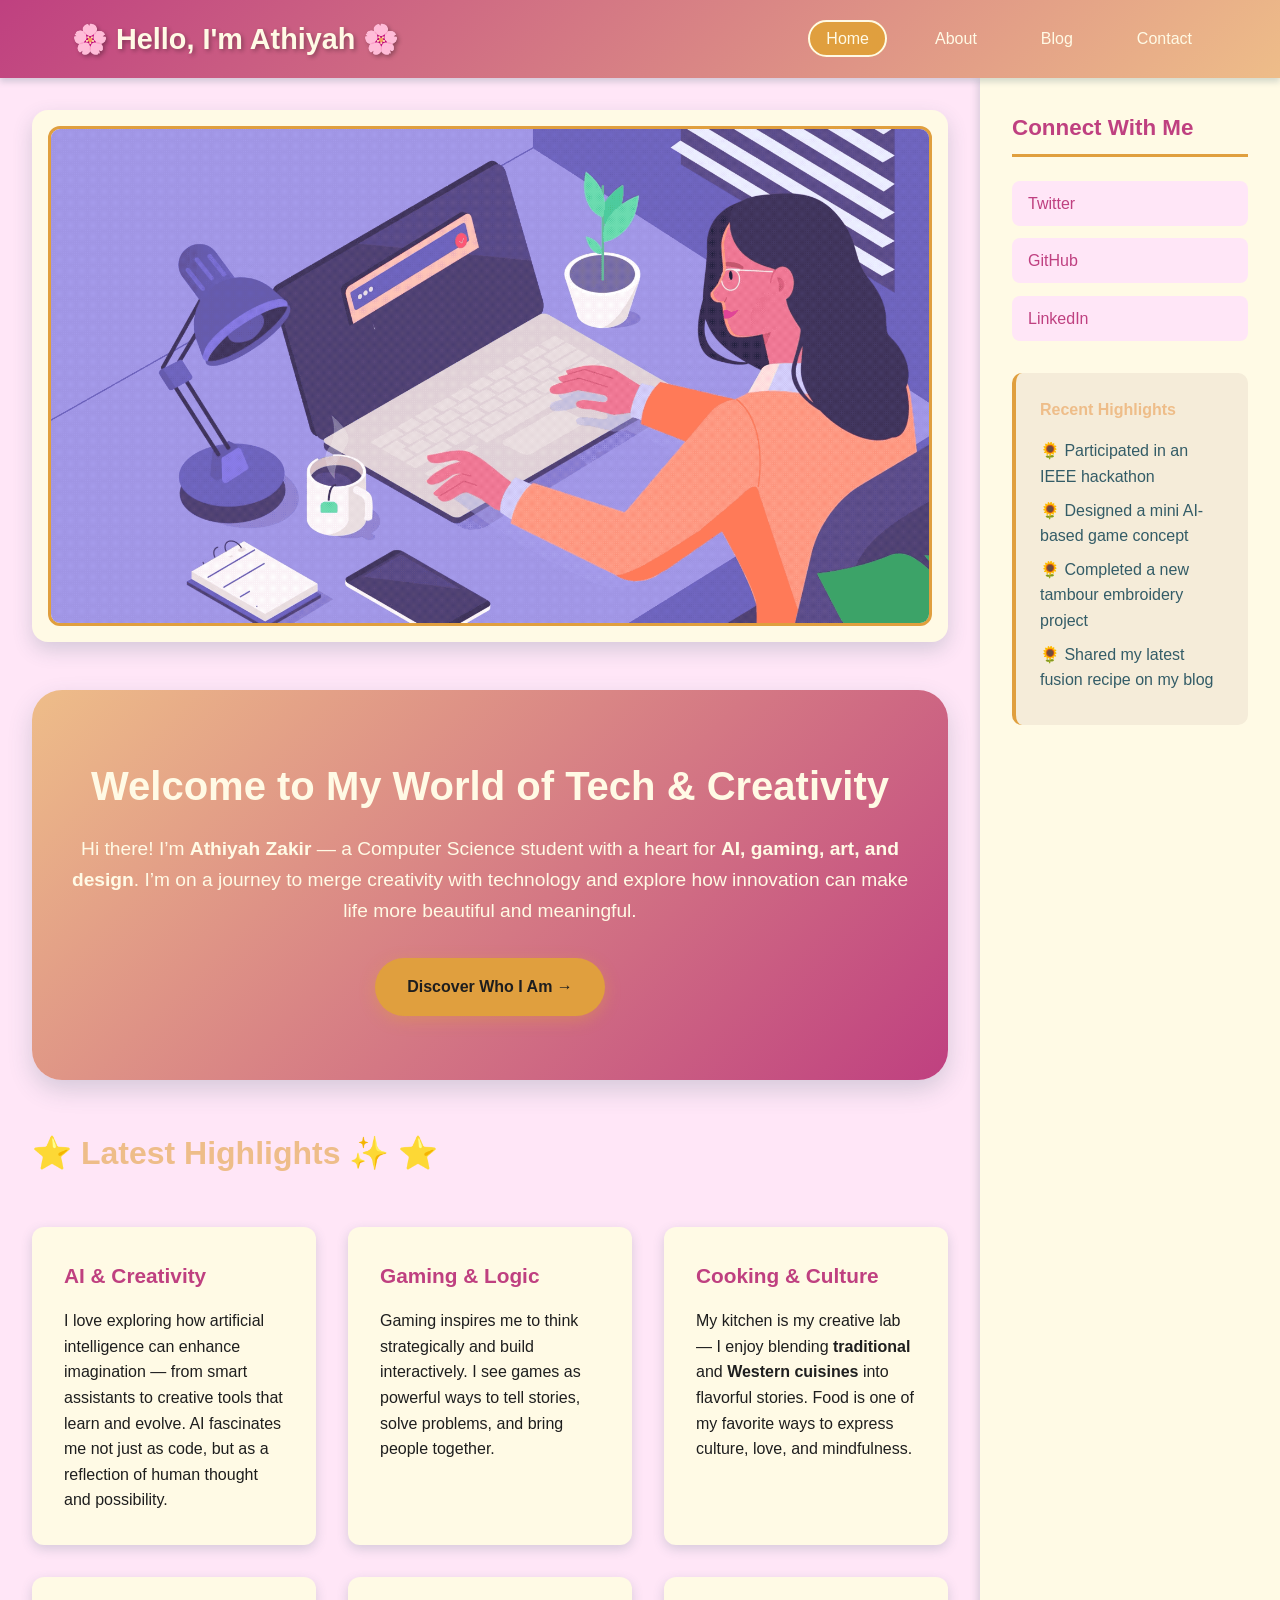
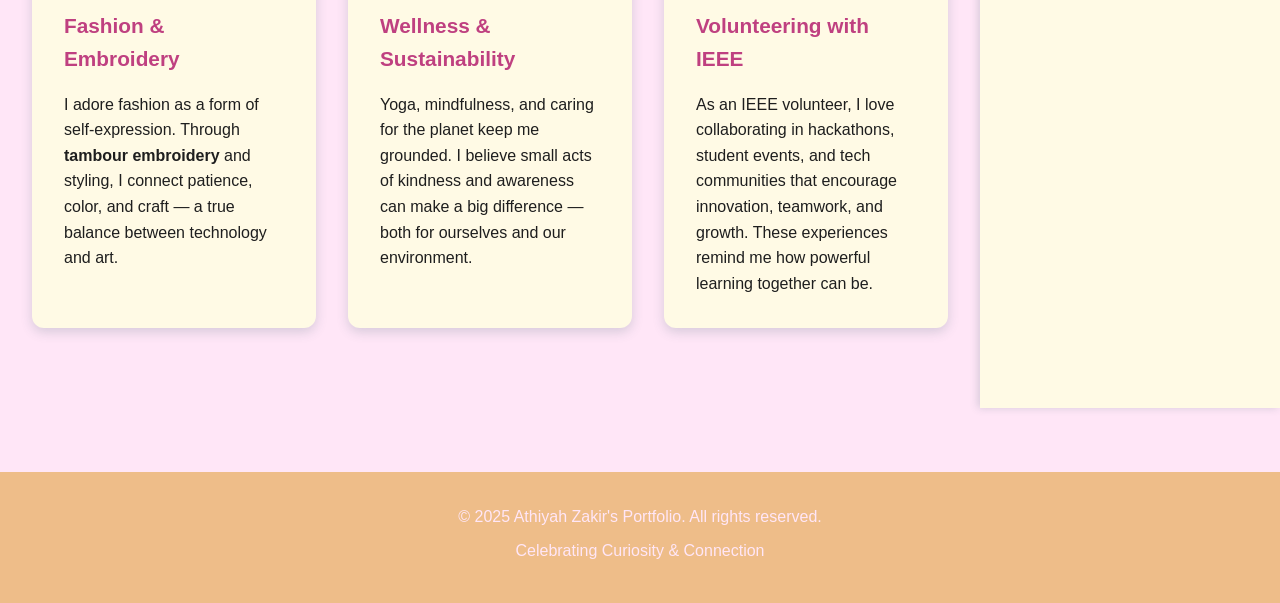
<file: index.html>
<!DOCTYPE html>
<html lang="en">
<head>
    <meta charset="UTF-8">
    <meta name="viewport" content="width=device-width, initial-scale=1.0">
    <title>Athiyah Zakir's Porfolio | Home</title>
    <link rel="stylesheet" href="css/styles.css">
</head>
<body>
    <!-- Main header navigation -->
    <header>
        <nav>
            <h1>🌸 Hello, I'm Athiyah 🌸</h1>
            <ul>
                <li><a href="index.html" class="active">Home</a></li>
                <li><a href="about.html">About</a></li>
                <li><a href="blog.html">Blog</a></li>
                <li><a href="contact.html">Contact</a></li>
            </ul>
        </nav>
    </header>

    <!-- Main content area -->
    <main>
	
        <!-- Featured Image Section -->
        <section class="hero-image-section">
            <img src="images/hero-image.jpg" alt="Athiyah’s world of creativity and tech">
        </section>
		
        <!-- Hero section with welcome message -->
        <section class="hero">
            <h2>Welcome to My World of Tech & Creativity</h2>
            <p>Hi there! I’m <strong>Athiyah Zakir</strong> — a Computer Science student with a heart for <strong>AI, gaming, art, and design</strong>. 
            I’m on a journey to merge creativity with technology and explore how innovation can make life more beautiful and meaningful.</p>
            <a href="about.html" class="cta-button">Discover Who I Am →</a>
        </section>

        <!-- Featured content section -->
        <section class="featured">
            <h2>Latest Highlights ✨</h2>

            <article class="feature-card">
                <h3>AI & Creativity</h3>
                <p>I love exploring how artificial intelligence can enhance imagination — from smart assistants to creative tools that learn and evolve. 
                AI fascinates me not just as code, but as a reflection of human thought and possibility.</p>
            </article>

            <article class="feature-card">
                <h3>Gaming & Logic</h3>
                <p>Gaming inspires me to think strategically and build interactively. I see games as powerful ways to tell stories, solve problems, and bring people together.</p>
            </article>

            <article class="feature-card">
                <h3>Cooking & Culture</h3>
                <p>My kitchen is my creative lab — I enjoy blending <strong>traditional</strong> and <strong>Western cuisines</strong> into flavorful stories. 
                Food is one of my favorite ways to express culture, love, and mindfulness.</p>
            </article>

            <article class="feature-card">
                <h3>Fashion & Embroidery</h3>
                <p>I adore fashion as a form of self-expression. Through <strong>tambour embroidery</strong> and styling, I connect patience, color, and craft — 
                a true balance between technology and art.</p>
            </article>

            <article class="feature-card">
                <h3>Wellness & Sustainability</h3>
                <p>Yoga, mindfulness, and caring for the planet keep me grounded. 
                I believe small acts of kindness and awareness can make a big difference — both for ourselves and our environment.</p>
            </article>

            <article class="feature-card">
                <h3>Volunteering with IEEE</h3>
                <p>As an IEEE volunteer, I love collaborating in hackathons, student events, and tech communities that encourage innovation, teamwork, and growth. 
                These experiences remind me how powerful learning together can be.</p>
            </article>
        </section>
    </main>

    <!-- Sidebar with social information -->
    <aside>
        <h3>Connect With Me</h3>
        <ul class="social-links">
            <li><a href="https://twitter.com" target="_blank" rel="noopener">Twitter</a></li>
            <li><a href="https://github.com" target="_blank" rel="noopener">GitHub</a></li>
            <li><a href="https://linkedin.com" target="_blank" rel="noopener">LinkedIn</a></li>
        </ul>
        
        <div class="widget">
            <h4>Recent Highlights</h4>
            <p>🌻 Participated in an IEEE hackathon</p>
            <p>🌻 Designed a mini AI-based game concept</p>
            <p>🌻 Completed a new tambour embroidery project</p>
            <p>🌻 Shared my latest fusion recipe on my blog</p>
        </div>
    </aside>

    <!-- Footer -->
    <footer>
        <p>&copy; 2025 Athiyah Zakir's Portfolio. All rights reserved.</p>
        <p>Celebrating Curiosity & Connection</p>
    </footer>
</body>
</html>
</file>
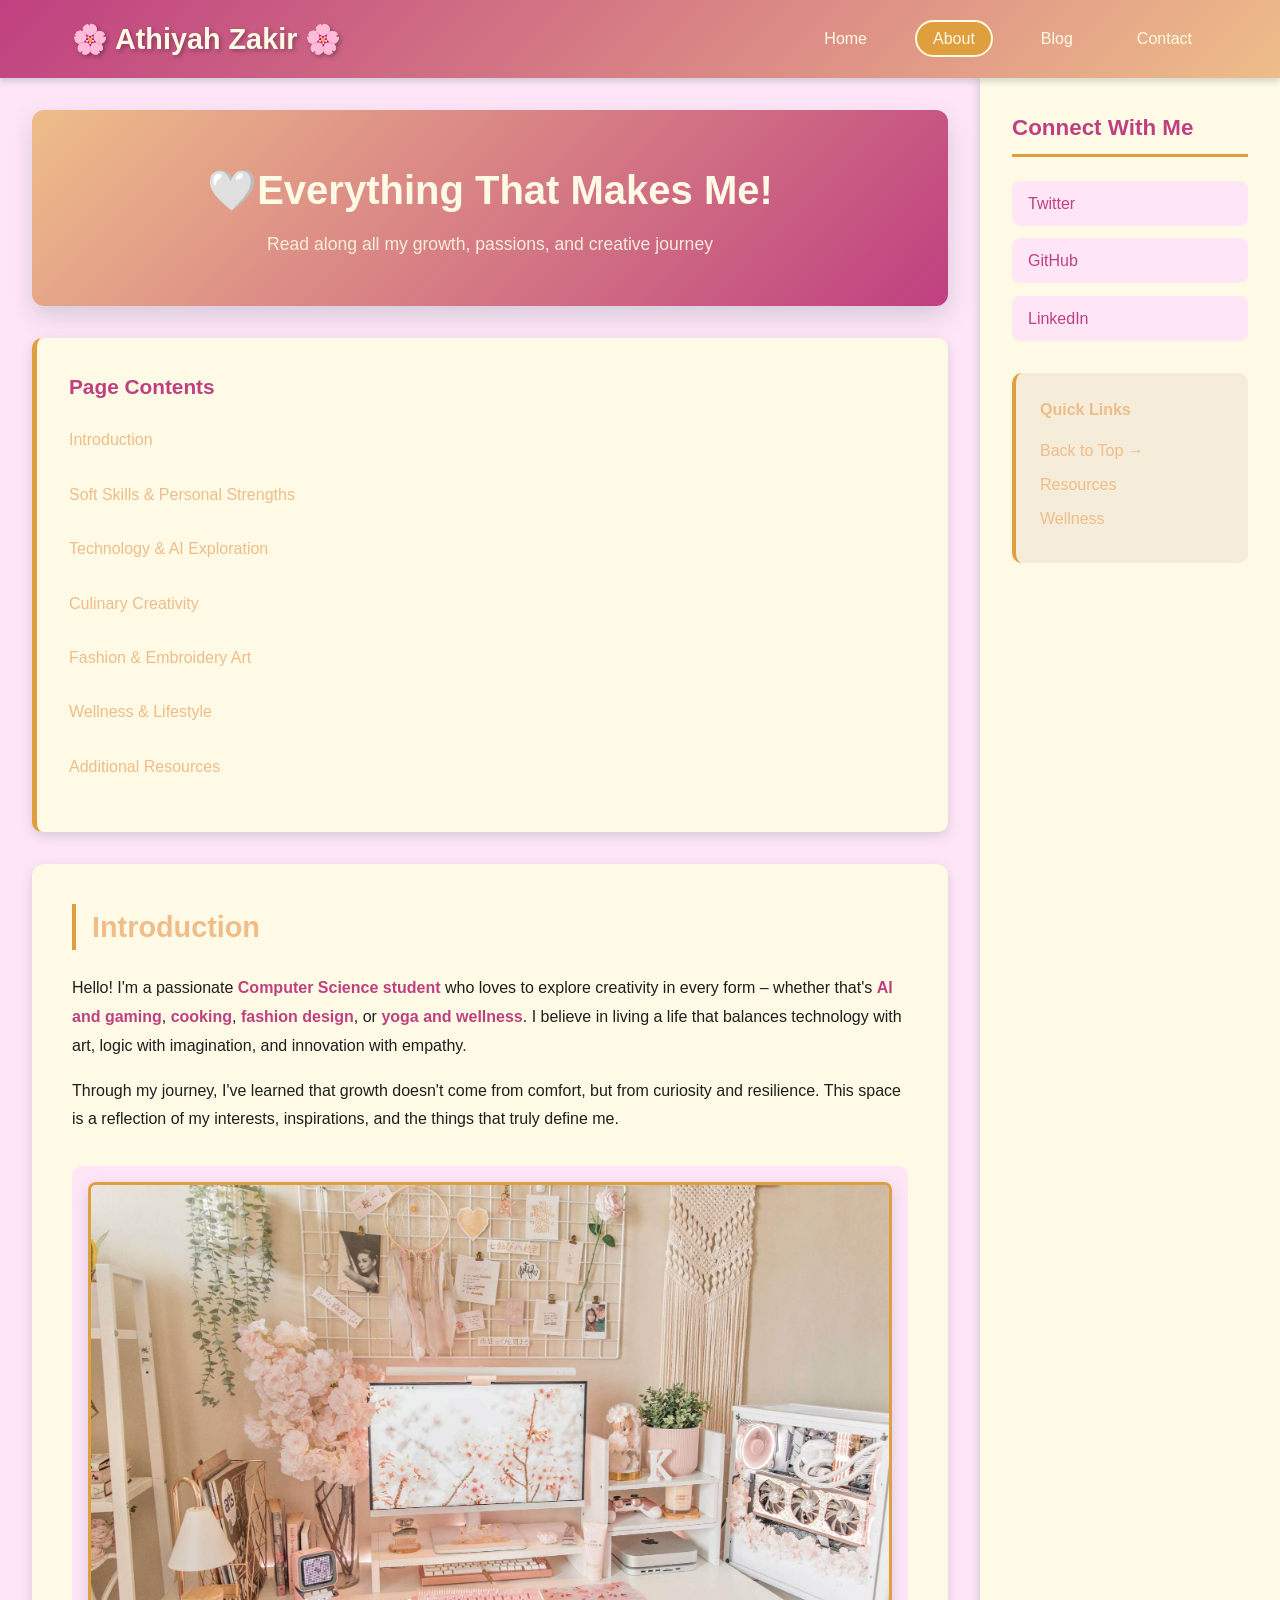
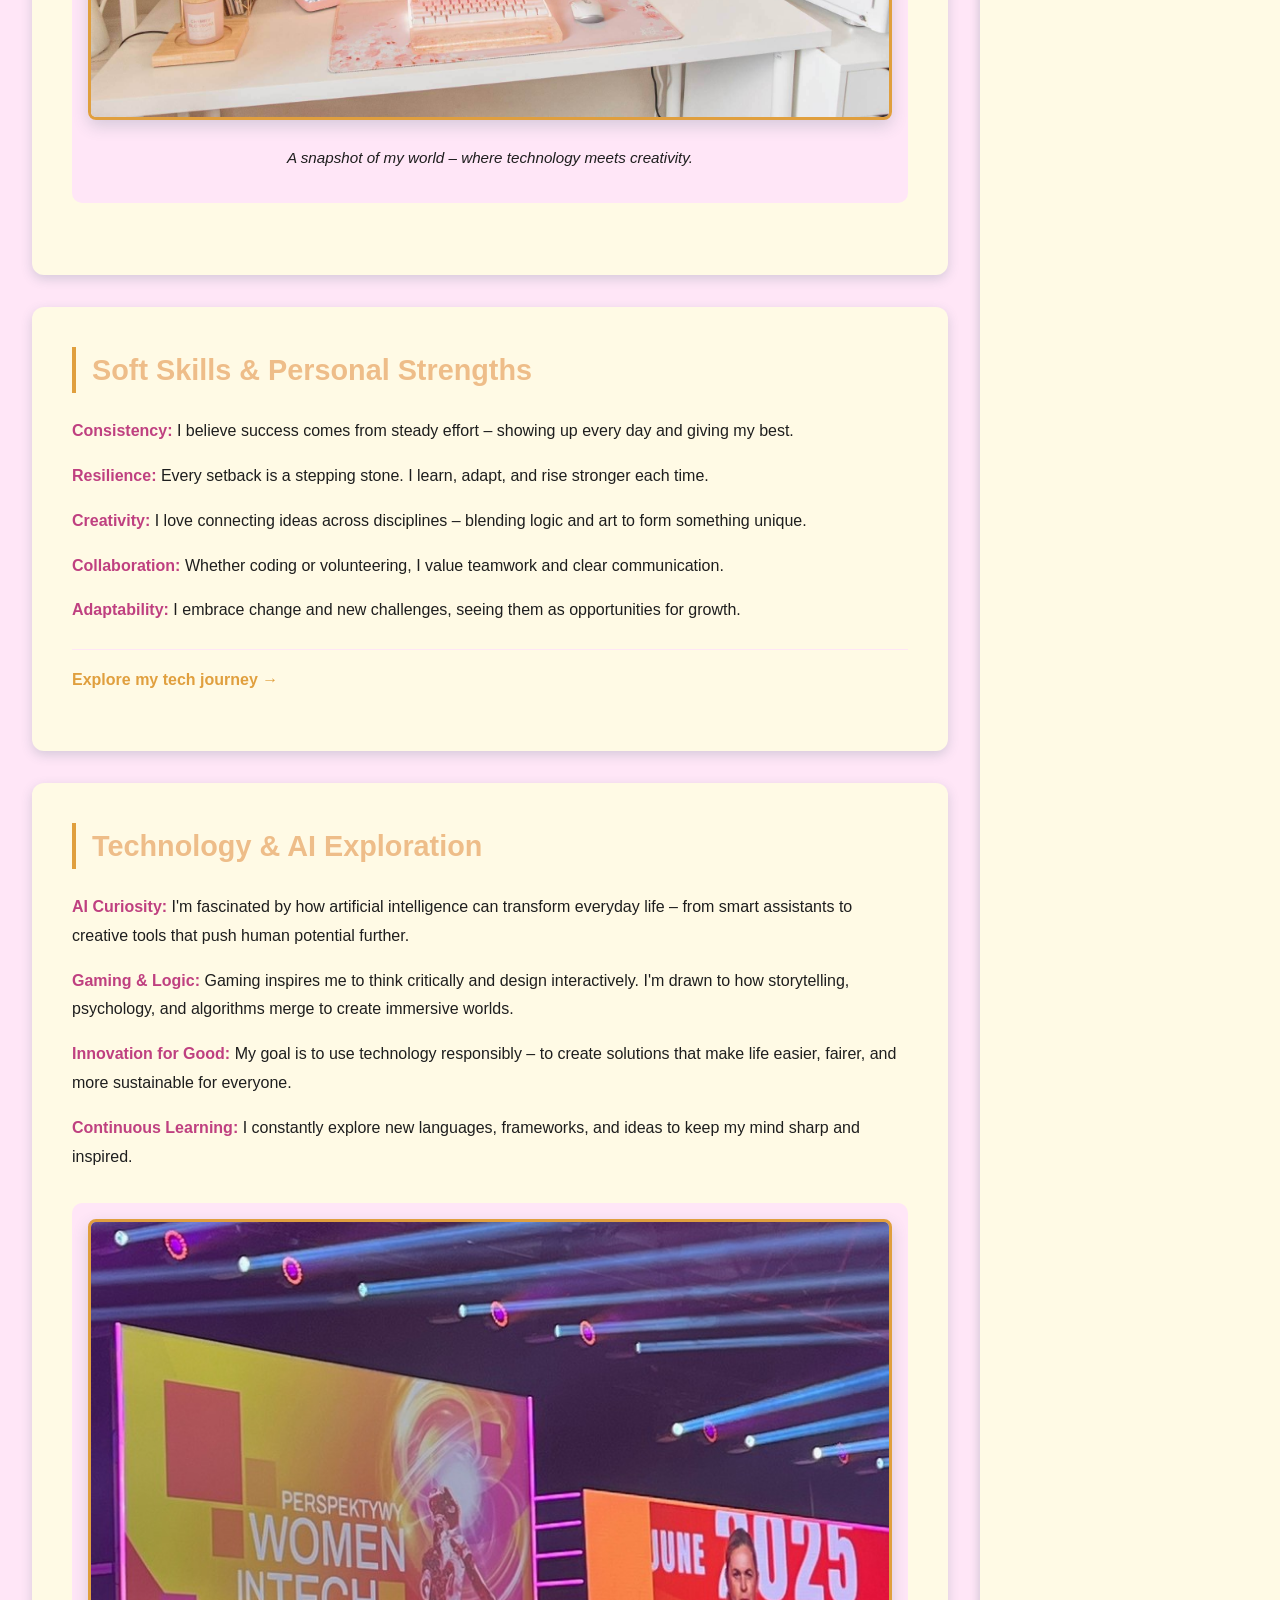
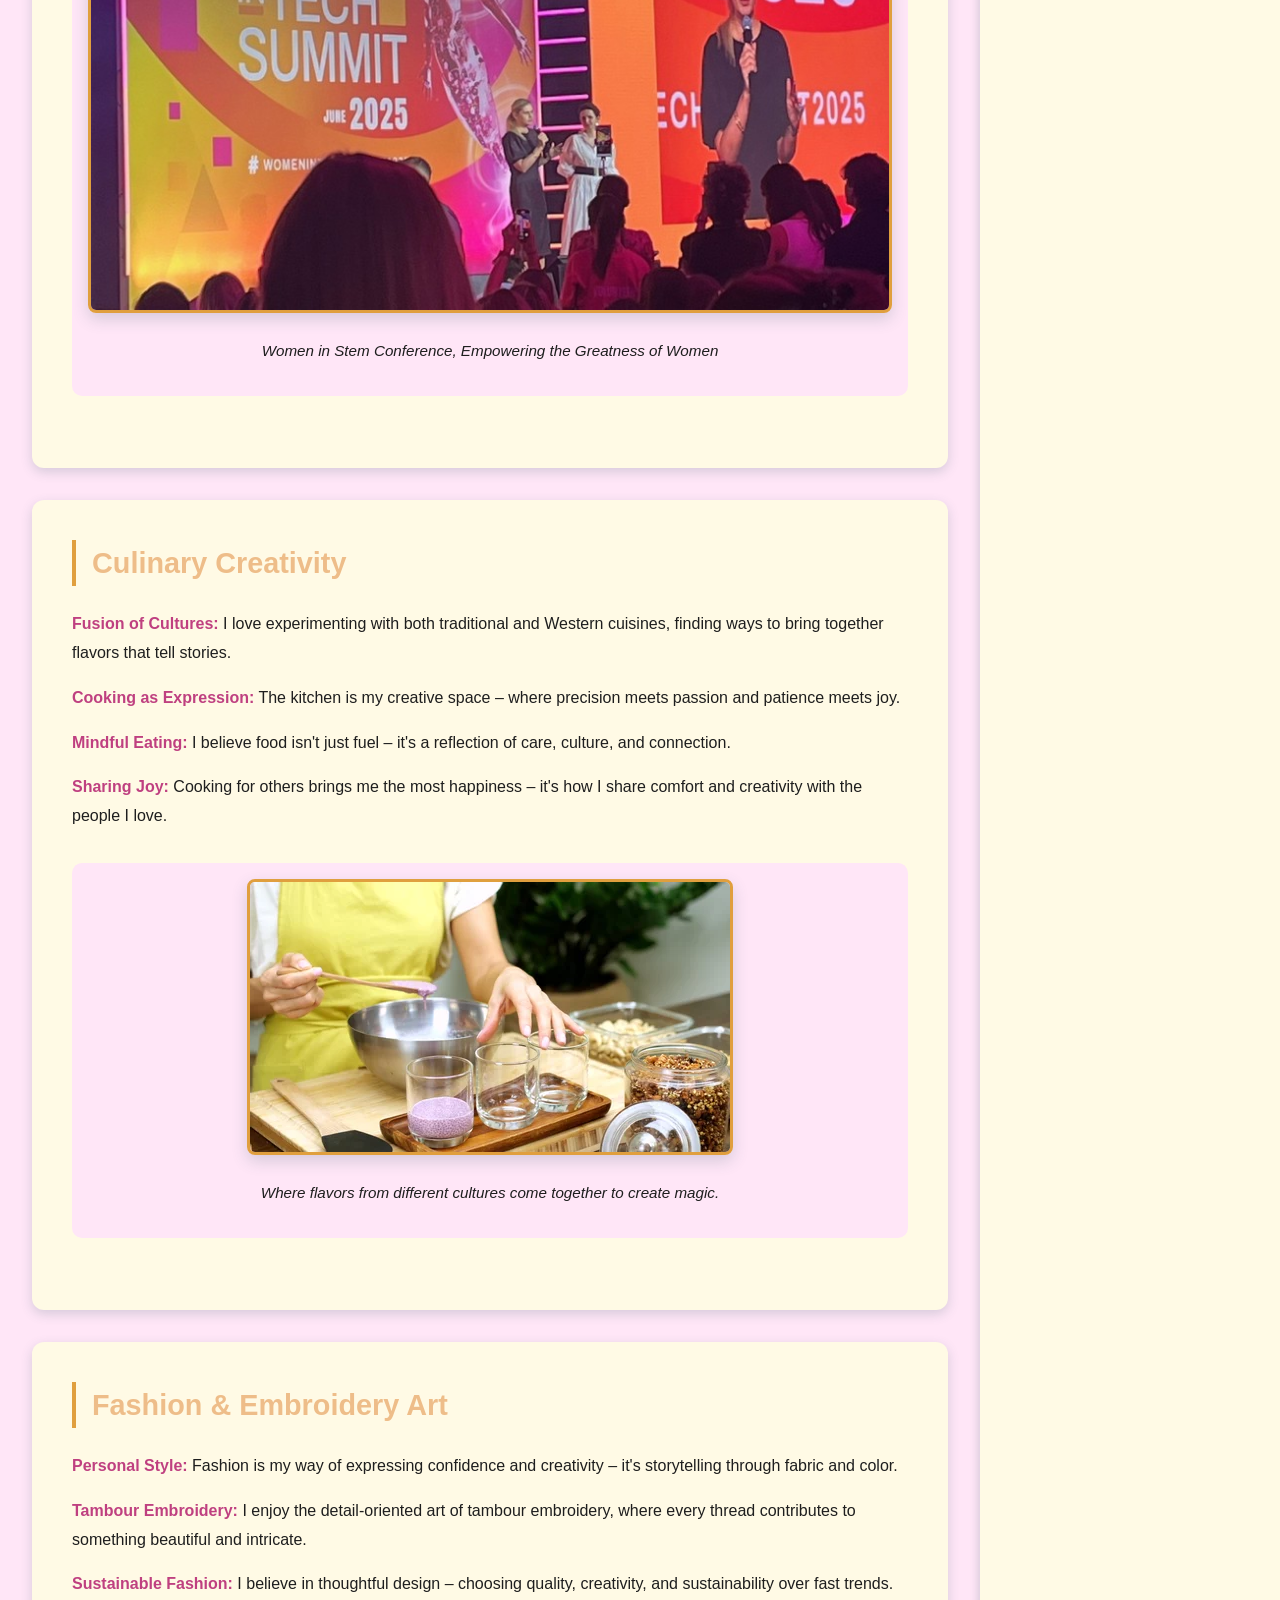
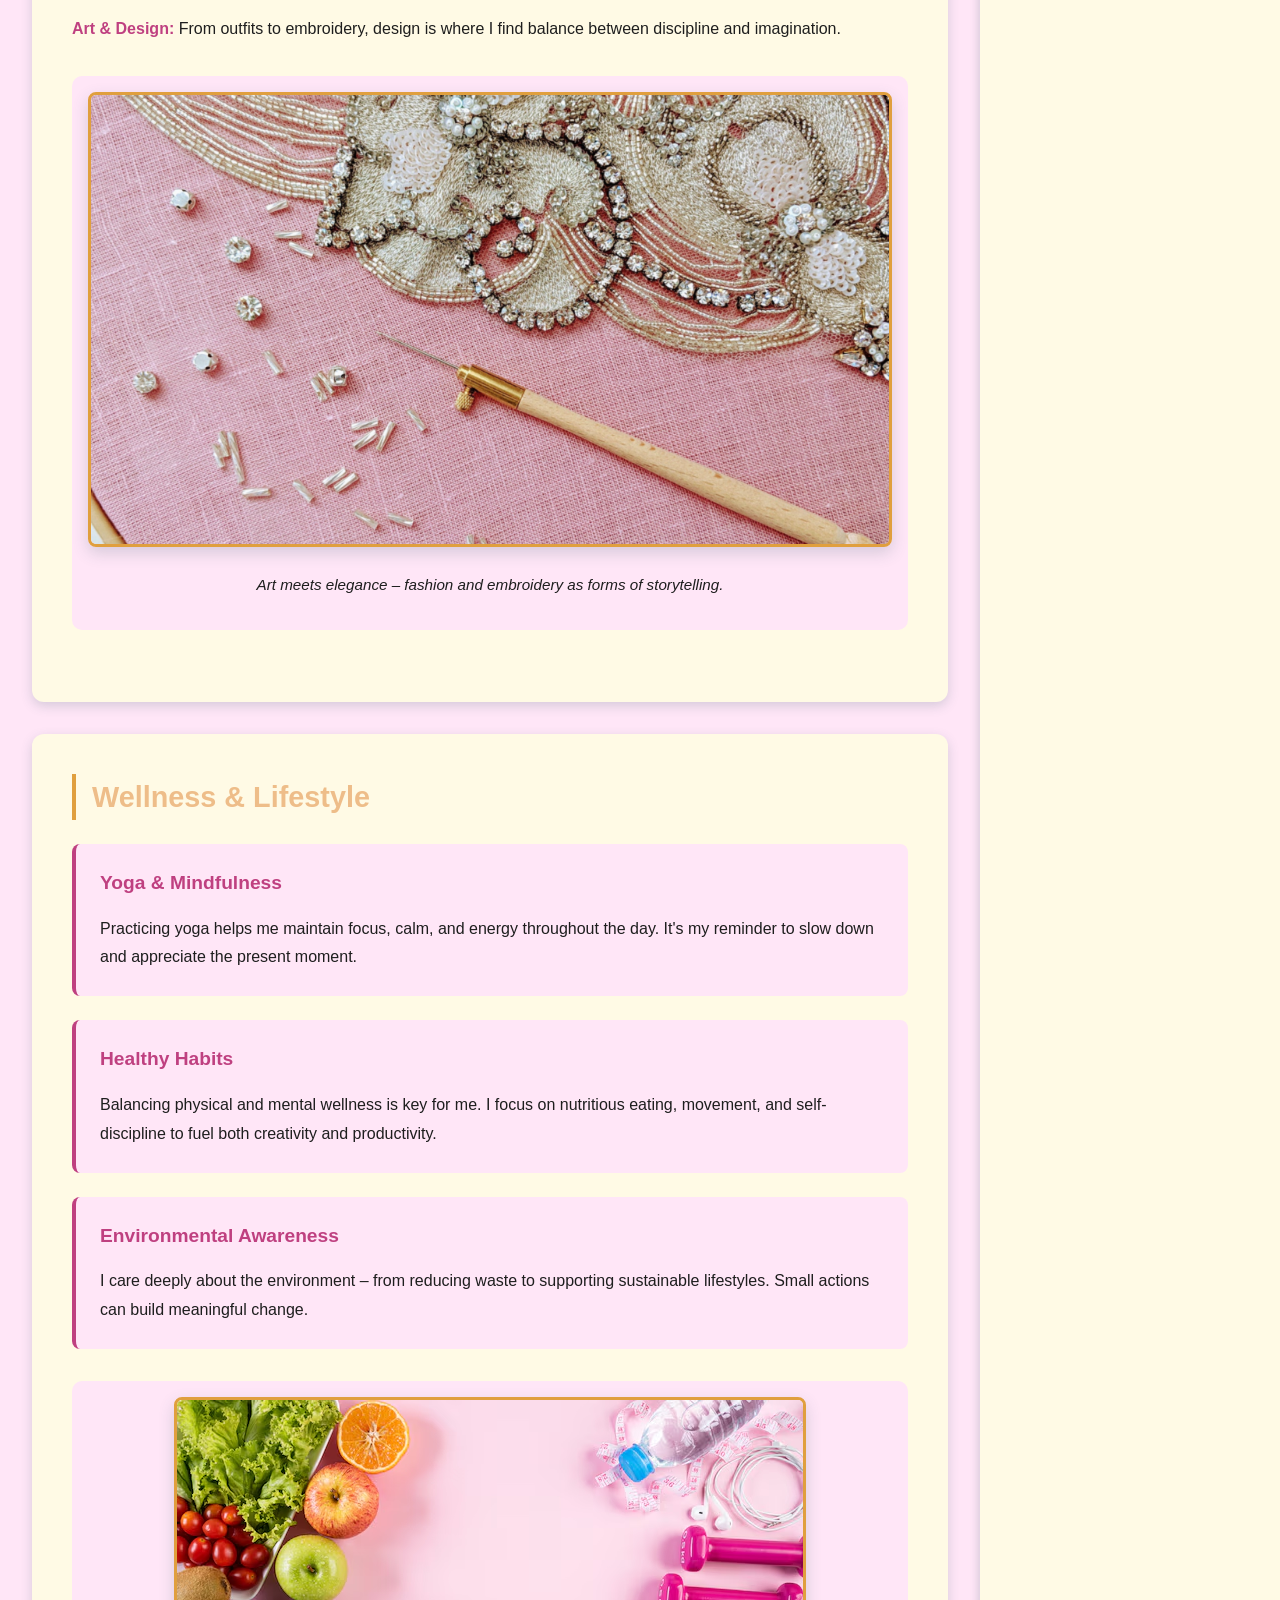
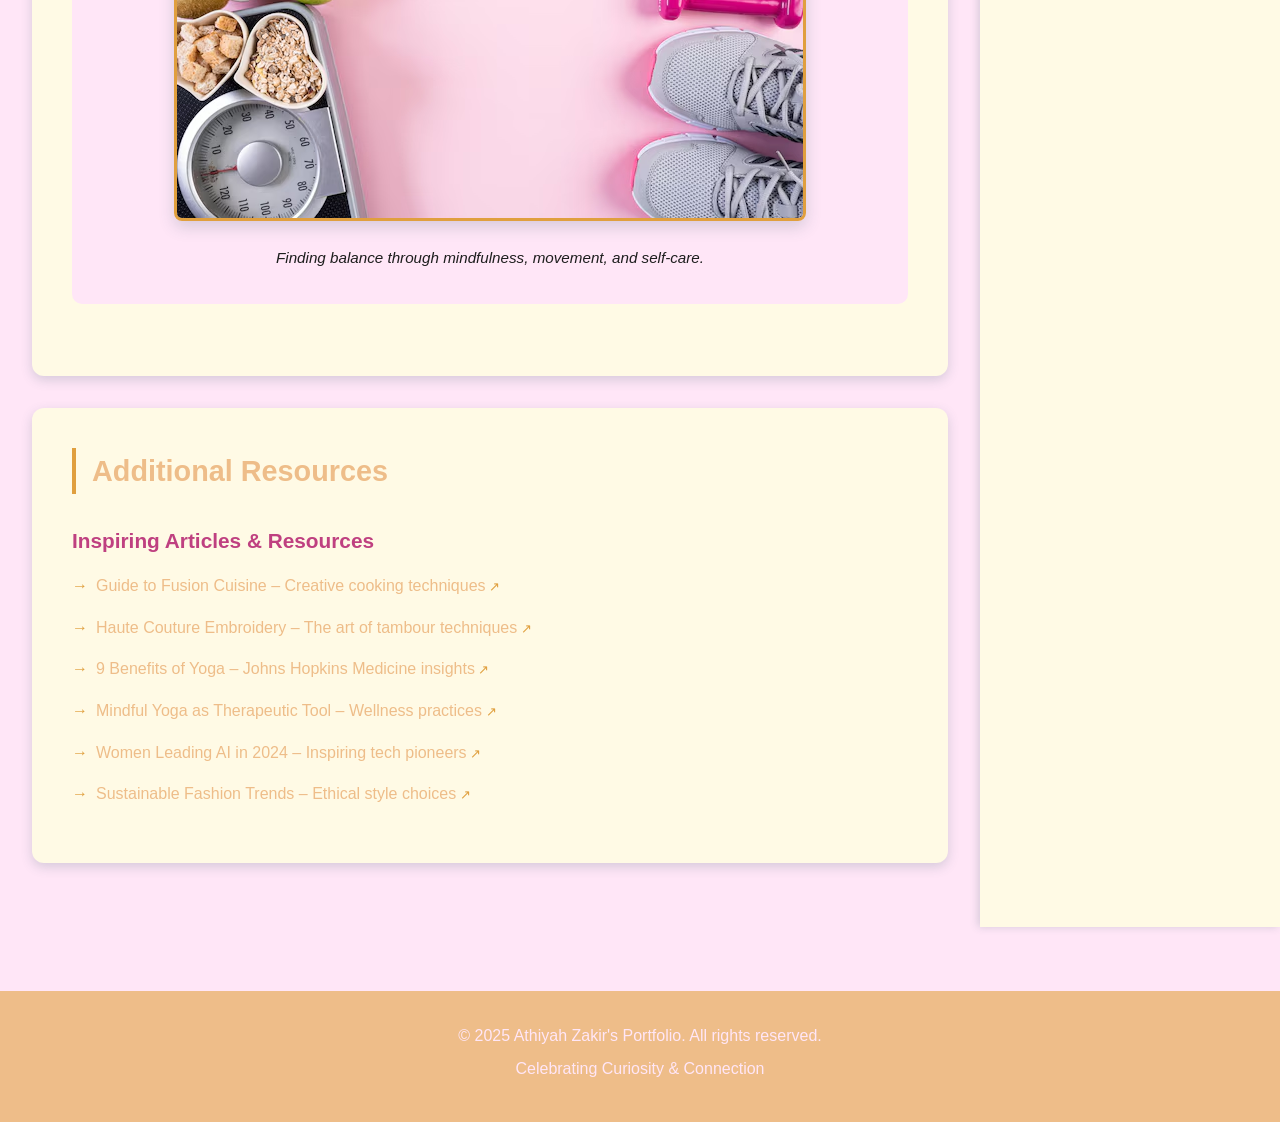
<file: about.html>
<!DOCTYPE html>
<html lang="en">
<head>
    <meta charset="UTF-8">
    <meta name="viewport" content="width=device-width, initial-scale=1.0">
    <title>Athiyah Zakir's Porfolio | About Me</title>
    <link rel="stylesheet" href="css/styles.css">
</head>
<body>
    <!-- Main header navigation - MATCHING YOUR INDEX -->
    <header>
        <nav>
            <h1>🌸 Athiyah Zakir 🌸</h1>
            <ul>
                <li><a href="index.html">Home</a></li>
                <li><a href="about.html" class="active">About</a></li>
                <li><a href="blog.html">Blog</a></li>
                <li><a href="contact.html">Contact</a></li>
            </ul>
        </nav>
    </header>

    <!-- Main content area -->
    <main>
        <!-- Page title section -->
        <section class="page-header">
            <h2 id="top">🤍Everything That Makes Me!</h2>
            <p>Read along all my growth, passions, and creative journey</p>
        </section>

        <!-- Table of Contents Navigation -->
        <section class="toc-section">
            <h3 class="toc-title">Page Contents</h3>
            <ul class="toc-menu">
                <li><a href="#introduction">Introduction</a></li>
                <li><a href="#challenges">Soft Skills & Personal Strengths</a></li>
                <li><a href="#sustainable-practices">Technology & AI Exploration</a></li>
                <li><a href="#economic-impact">Culinary Creativity</a></li>
                <li><a href="#policy-recommendations">Fashion & Embroidery Art</a></li>
                <li><a href="#case-studies">Wellness & Lifestyle</a></li>
                <li><a href="#resources">Additional Resources</a></li>
            </ul>
        </section>

        <!-- Introduction Section -->
        <section id="introduction" class="content-section">
            <h2>Introduction</h2>
            <p>Hello! I'm a passionate <strong>Computer Science student</strong> who loves to explore creativity in every form – whether that's <strong>AI and gaming</strong>, <strong>cooking</strong>, <strong>fashion design</strong>, or <strong>yoga and wellness</strong>. I believe in living a life that balances technology with art, logic with imagination, and innovation with empathy.</p>
            <p>Through my journey, I've learned that growth doesn't come from comfort, but from curiosity and resilience. This space is a reflection of my interests, inspirations, and the things that truly define me.</p>
            <div class="img-container">
                <img src="images/about-me.jpg" alt="Portrait or creative workspace photo">
                <p class="img-caption">A snapshot of my world – where technology meets creativity.</p>
            </div>
        </section>
        
        <!-- Challenges Section -->
        <section id="challenges" class="content-section">
            <h2>Soft Skills & Personal Strengths</h2>
            <p><strong>Consistency:</strong> I believe success comes from steady effort – showing up every day and giving my best.</p>

            <p><strong>Resilience:</strong> Every setback is a stepping stone. I learn, adapt, and rise stronger each time.</p>

            <p><strong>Creativity:</strong> I love connecting ideas across disciplines – blending logic and art to form something unique.</p>

            <p><strong>Collaboration:</strong> Whether coding or volunteering, I value teamwork and clear communication.</p>

            <p><strong>Adaptability:</strong> I embrace change and new challenges, seeing them as opportunities for growth.</p>

            <p class="section-link"><a href="#sustainable-practices">Explore my tech journey →</a></p>
        </section>
        
        <!-- Sustainable Practices Section -->
        <section id="sustainable-practices" class="content-section">
            <h2>Technology & AI Exploration</h2>
            <p><strong>AI Curiosity:</strong> I'm fascinated by how artificial intelligence can transform everyday life – from smart assistants to creative tools that push human potential further.</p>

            <p><strong>Gaming & Logic:</strong> Gaming inspires me to think critically and design interactively. I'm drawn to how storytelling, psychology, and algorithms merge to create immersive worlds.</p>

            <p><strong>Innovation for Good:</strong> My goal is to use technology responsibly – to create solutions that make life easier, fairer, and more sustainable for everyone.</p>

            <p><strong>Continuous Learning:</strong> I constantly explore new languages, frameworks, and ideas to keep my mind sharp and inspired.</p>

            <div class="img-container">
                <img src="images/tech-ai.jpg" alt="tech conference">
                <p class="img-caption">Women in Stem Conference, Empowering the Greatness of Women</p>
            </div>
        </section>
        
        <!-- Economic Impact Section -->
        <section id="economic-impact" class="content-section">
            <h2>Culinary Creativity</h2>
            <p><strong>Fusion of Cultures:</strong> I love experimenting with both traditional and Western cuisines, finding ways to bring together flavors that tell stories.</p>

            <p><strong>Cooking as Expression:</strong> The kitchen is my creative space – where precision meets passion and patience meets joy.</p>

            <p><strong>Mindful Eating:</strong> I believe food isn't just fuel – it's a reflection of care, culture, and connection.</p>

            <p><strong>Sharing Joy:</strong> Cooking for others brings me the most happiness – it's how I share comfort and creativity with the people I love.</p>

            <div class="img-container">
                <img src="images/culinary-creativity.jpg" alt="Fusion cooking dishes and kitchen creativity">
                <p class="img-caption">Where flavors from different cultures come together to create magic.</p>
            </div>
        </section>
        
        <!-- Policy Recommendations Section -->
        <section id="policy-recommendations" class="content-section">
            <h2>Fashion & Embroidery Art</h2>
            <p><strong>Personal Style:</strong> Fashion is my way of expressing confidence and creativity – it's storytelling through fabric and color.</p>

            <p><strong>Tambour Embroidery:</strong> I enjoy the detail-oriented art of tambour embroidery, where every thread contributes to something beautiful and intricate.</p>

            <p><strong>Sustainable Fashion:</strong> I believe in thoughtful design – choosing quality, creativity, and sustainability over fast trends.</p>

            <p><strong>Art & Design:</strong> From outfits to embroidery, design is where I find balance between discipline and imagination.</p>

            <div class="img-container">
                <img src="images/fashion-art.jpg" alt="Fashion sketches or embroidery work">
                <p class="img-caption">Art meets elegance – fashion and embroidery as forms of storytelling.</p>
            </div>
        </section>

        <!-- Case Studies Section -->
        <section id="case-studies" class="content-section">
            <h2>Wellness & Lifestyle</h2>
            
            <article class="case-study">
                <h3>Yoga & Mindfulness</h3>
                <p>Practicing yoga helps me maintain focus, calm, and energy throughout the day. It's my reminder to slow down and appreciate the present moment.</p>
            </article>
            
            <article class="case-study">
                <h3>Healthy Habits</h3>
                <p>Balancing physical and mental wellness is key for me. I focus on nutritious eating, movement, and self-discipline to fuel both creativity and productivity.</p>
            </article>

            <article class="case-study">
                <h3>Environmental Awareness</h3>
                <p>I care deeply about the environment – from reducing waste to supporting sustainable lifestyles. Small actions can build meaningful change.</p>
            </article>

            <div class="img-container">
                <img src="images/wellness-lifestyle.jpg" alt="Yoga practice and mindful living">
                <p class="img-caption">Finding balance through mindfulness, movement, and self-care.</p>
            </div>
        </section>
        
        <!-- Resources Section -->
        <section id="resources" class="content-section">
            <h2>Additional Resources</h2> 
            <h3 style="margin-top: 30px;">Inspiring Articles & Resources</h3>
            <ul class="resource-list">
                <li><a href="https://www.masterclass.com/articles/fusion-dishes" target="_blank" rel="noopener">Guide to Fusion Cuisine – Creative cooking techniques</a></li>
                <li><a href="https://byhandlondon.com/blogs/by-hand-london/a-touch-of-haute-couture" target="_blank" rel="noopener">Haute Couture Embroidery – The art of tambour techniques</a></li>
                <li><a href="https://www.hopkinsmedicine.org/health/wellness-and-prevention/9-benefits-of-yoga" target="_blank" rel="noopener">9 Benefits of Yoga – Johns Hopkins Medicine insights</a></li>
                <li><a href="https://positivepsychology.com/mindfulness-yoga/" target="_blank" rel="noopener">Mindful Yoga as Therapeutic Tool – Wellness practices</a></li>
                <li><a href="https://www.womentech.net/blog/10-women-in-tech-leading-ai-in-2024" target="_blank" rel="noopener">Women Leading AI in 2024 – Inspiring tech pioneers</a></li>
                <li><a href="https://www.gofynd.com/thecloset/sustainable-fashion-trends" target="_blank" rel="noopener">Sustainable Fashion Trends – Ethical style choices</a></li>
            </ul>
        </section>
    </main>

    <!-- Sidebar with social information - MATCHING YOUR INDEX -->
    <aside>
        <h3>Connect With Me</h3>
        <ul class="social-links">
            <li><a href="https://twitter.com" target="_blank" rel="noopener">Twitter</a></li>
            <li><a href="https://github.com" target="_blank" rel="noopener">GitHub</a></li>
            <li><a href="https://linkedin.com" target="_blank" rel="noopener">LinkedIn</a></li>
        </ul>
        
        <div class="widget">
            <h4>Quick Links</h4>
            <p><a href="#top">Back to Top →</a></p>
			<p><a href="#resources">Resources</a></p>
            <p><a href="#case-studies">Wellness</a></p>
        </div>
    </aside>

    <!-- Footer with copyright - MATCHING YOUR INDEX -->
    <footer>
        <p>&copy; 2025 Athiyah Zakir's Portfolio. All rights reserved.</p>
        <p>Celebrating Curiosity & Connection</p>
    </footer>
</body>
</html>
</file>
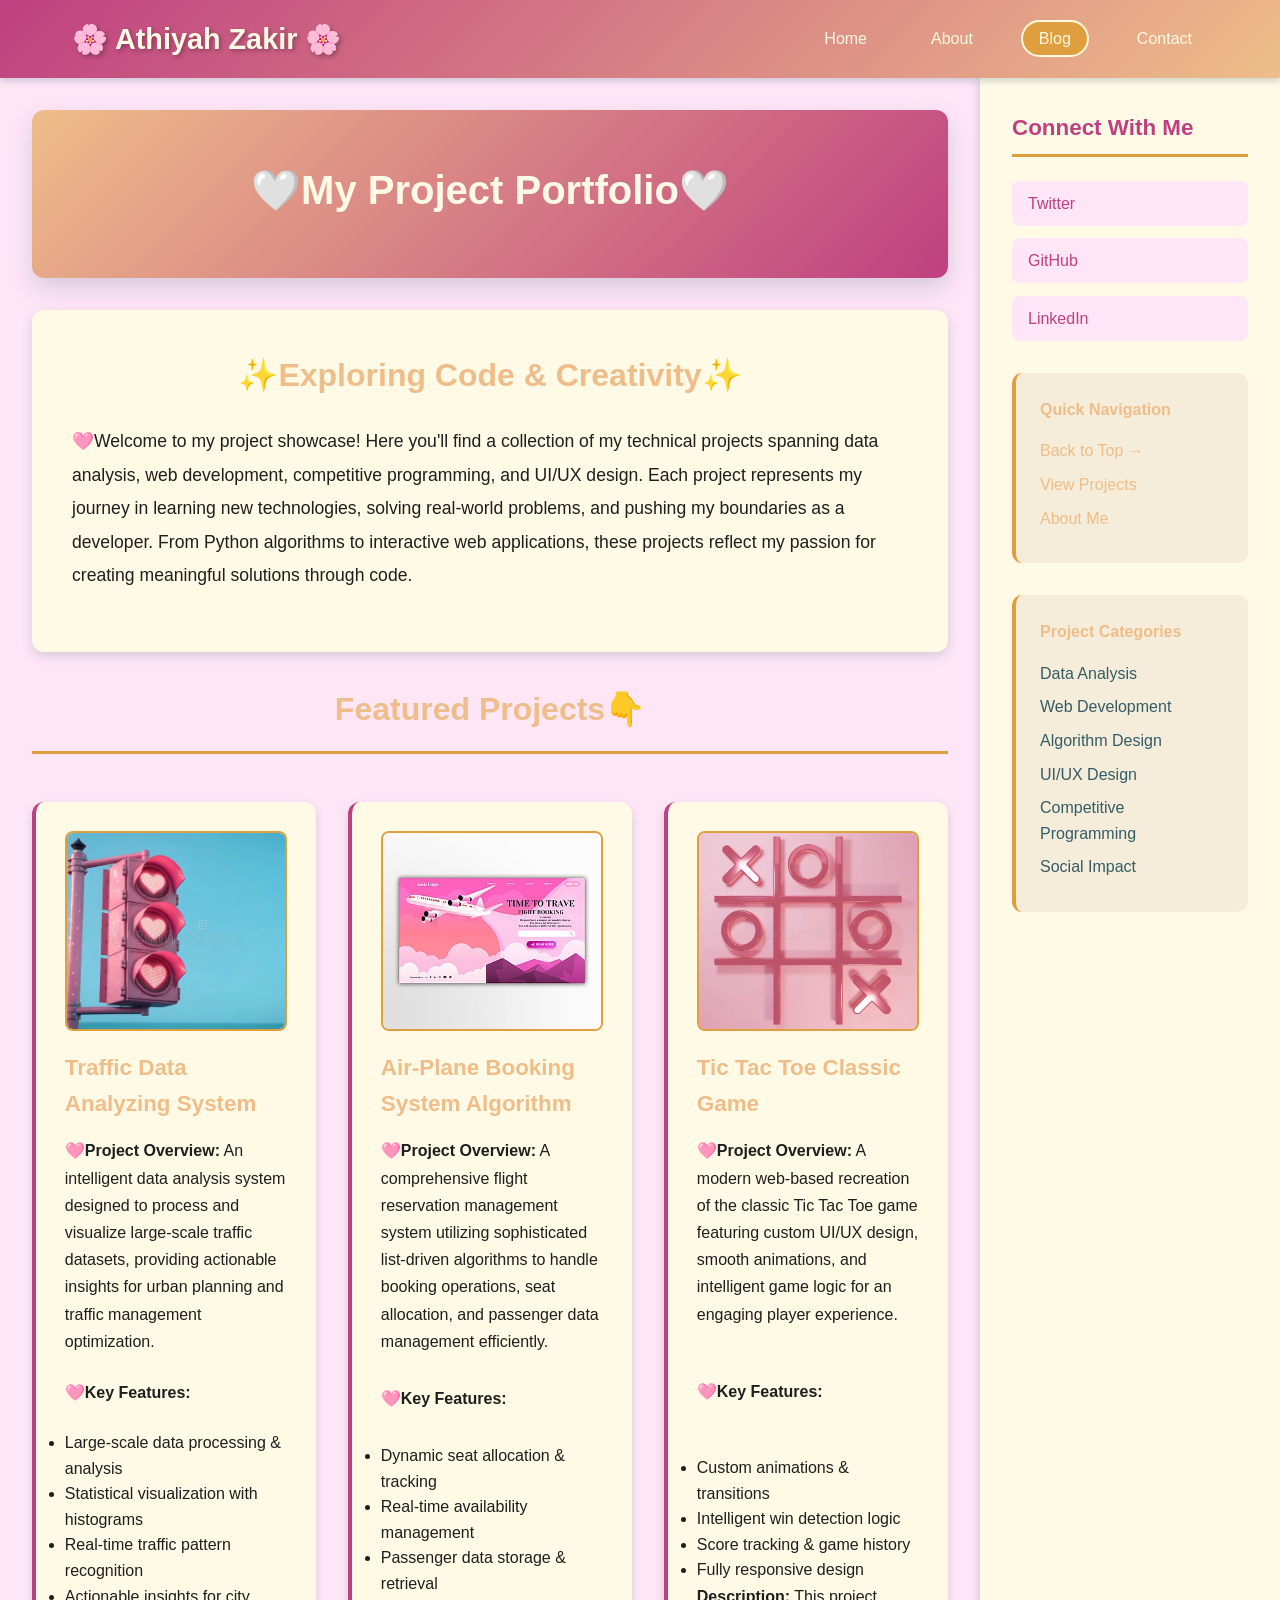
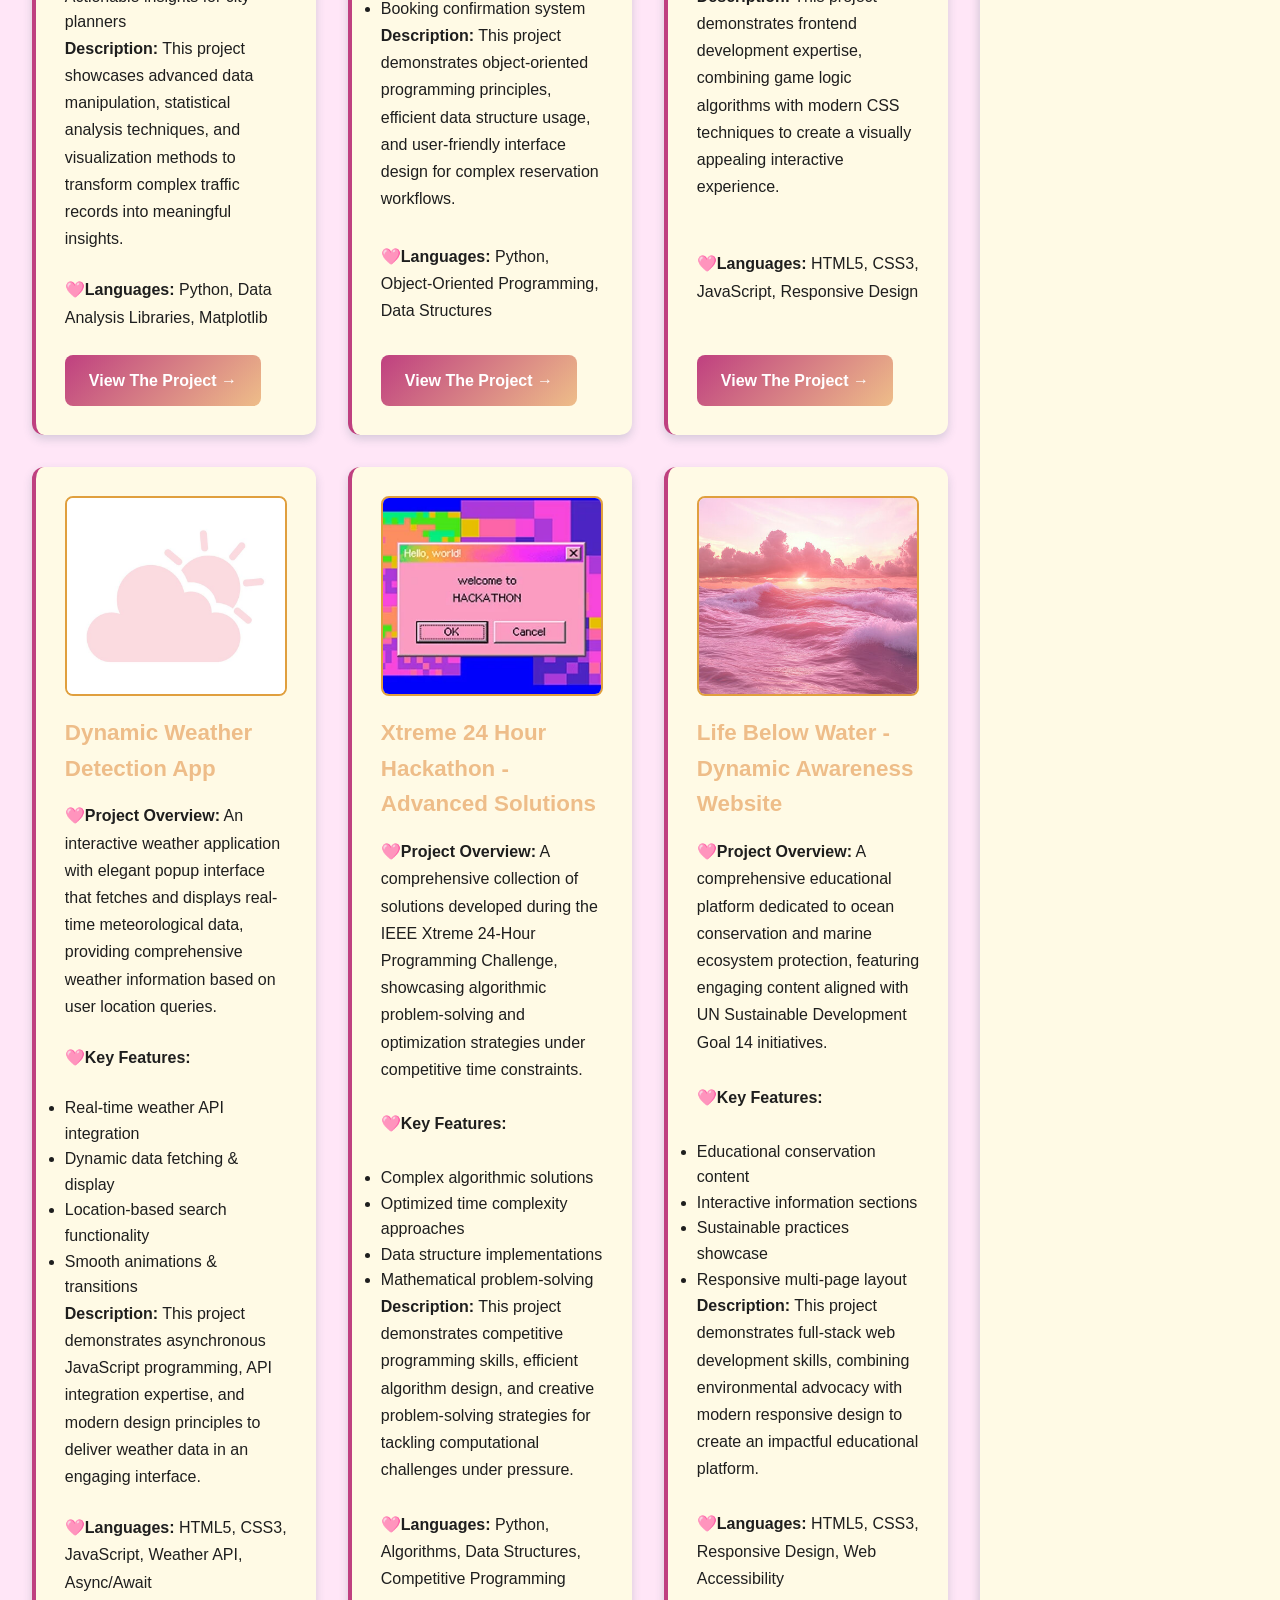
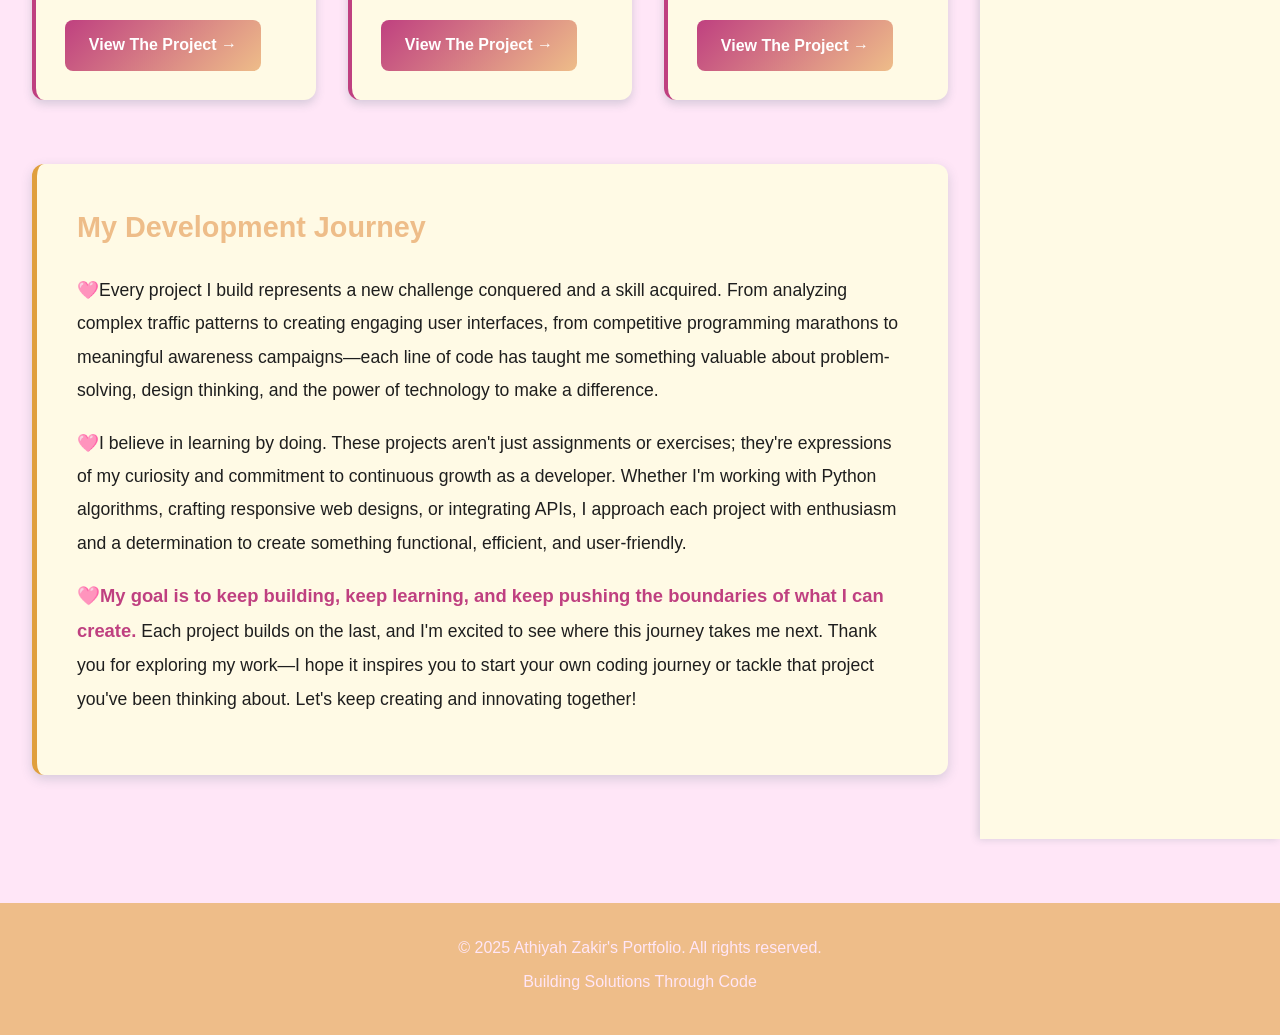
<file: blog.html>
<!DOCTYPE html>
<html lang="en">
<head>
    <meta charset="UTF-8">
    <meta name="viewport" content="width=device-width, initial-scale=1.0">
    <title>Athiyah Zakir's Porfolio | Blog - My Passions & Interests</title>
    <link rel="stylesheet" href="css/styles.css">
</head>
<body>
    <!-- Main header navigation -->
    <header>
        <nav>
            <h1>🌸 Athiyah Zakir 🌸</h1>
            <ul>
                <li><a href="index.html">Home</a></li>
                <li><a href="about.html">About</a></li>
                <li><a href="blog.html" class="active">Blog</a></li>
                <li><a href="contact.html">Contact</a></li>
            </ul>
        </nav>
    </header>

    <!-- Main content area -->
    <main>
        <!-- Page title section -->
        <section class="page-header">
            <h1 id="top">🤍My Project Portfolio🤍</h1>
        </section>
		
		<!-- Blog Introduction -->
		<section class="blog-intro-text">
            <h2>✨Exploring Code & Creativity✨</h2>
            <p>🩷Welcome to my project showcase! Here you'll find a collection of my technical projects spanning data analysis, web development, competitive programming, and UI/UX design. Each project represents my journey in learning new technologies, solving real-world problems, and pushing my boundaries as a developer. From Python algorithms to interactive web applications, these projects reflect my passion for creating meaningful solutions through code.</p>        
		</section>

        <!-- Cards Section -->
        <section class="blog-cards-section">
            <h2 class="section-title">Featured Projects👇</h2>
            <div class="cards-container">
                <div class="card">
                    <img src="images/project1.jpg" alt="Traffic single light">
                    <h3>Traffic Data Analyzing System</h3>
                    <p><strong>🩷Project Overview:</strong> An intelligent data analysis system designed to process and visualize large-scale traffic datasets, providing actionable insights for urban planning and traffic management optimization.</p>
                    
                    <p><strong>🩷Key Features:</strong></p>
                    <ul>
                        <li>Large-scale data processing & analysis</li>
                        <li>Statistical visualization with histograms</li>
                        <li>Real-time traffic pattern recognition</li>
                        <li>Actionable insights for city planners</li>
                    </ul>
                    
                    <p><strong>Description:</strong> This project showcases advanced data manipulation, statistical analysis techniques, and visualization methods to transform complex traffic records into meaningful insights.</p>
                    
                    <p><strong>🩷Languages:</strong> Python, Data Analysis Libraries, Matplotlib</p>
                    <a href="https://github.com/AthiyahZakir/Traffic-data-Analyzing-System" target="_blank" rel="noopener">View The Project →</a>
                </div>

                <div class="card">
                    <img src="images/project5.jpg" alt="Airplane Ticket Example">
                    <h3>Air-Plane Booking System Algorithm</h3>
                    <p><strong>🩷Project Overview:</strong> A comprehensive flight reservation management system utilizing sophisticated list-driven algorithms to handle booking operations, seat allocation, and passenger data management efficiently.</p>
                    
                    <p><strong>🩷Key Features:</strong></p>
                    <ul>
                        <li>Dynamic seat allocation & tracking</li>
                        <li>Real-time availability management</li>
                        <li>Passenger data storage & retrieval</li>
                        <li>Booking confirmation system</li>
                    </ul>
                    
                    <p><strong>Description:</strong> This project demonstrates object-oriented programming principles, efficient data structure usage, and user-friendly interface design for complex reservation workflows.</p>
                    
                    <p><strong>🩷Languages:</strong> Python, Object-Oriented Programming, Data Structures</p>
                    <a href="https://github.com/AthiyahZakir/Airplane-Booking-Solution-" target="_blank" rel="noopener">View The Project →</a>
                </div>

                <div class="card">
                    <img src="images/project6.jpg" alt="Tic Tac Toe Game">
                    <h3>Tic Tac Toe Classic Game</h3>
                    <p><strong>🩷Project Overview:</strong> A modern web-based recreation of the classic Tic Tac Toe game featuring custom UI/UX design, smooth animations, and intelligent game logic for an engaging player experience.</p>
                    
                    <p><strong>🩷Key Features:</strong></p>
                    <ul>
                        <li>Custom animations & transitions</li>
                        <li>Intelligent win detection logic</li>
                        <li>Score tracking & game history</li>
                        <li>Fully responsive design</li>
                    </ul>
                    
                    <p><strong>Description:</strong> This project demonstrates frontend development expertise, combining game logic algorithms with modern CSS techniques to create a visually appealing interactive experience.</p>
                    
                    <p><strong>🩷Languages:</strong> HTML5, CSS3, JavaScript, Responsive Design</p>
                    <a href="https://github.com/AthiyahZakir/Classic-Tic-Tac-Toe---Game" target="_blank" rel="noopener">View The Project →</a>
                </div>

                <div class="card">
                    <img src="images/project4.jpg" alt="Weather App Image">
                    <h3>Dynamic Weather Detection App</h3>
                    <p><strong>🩷Project Overview:</strong> An interactive weather application with elegant popup interface that fetches and displays real-time meteorological data, providing comprehensive weather information based on user location queries.</p>
                    
                    <p><strong>🩷Key Features:</strong></p>
                    <ul>
                        <li>Real-time weather API integration</li>
                        <li>Dynamic data fetching & display</li>
                        <li>Location-based search functionality</li>
                        <li>Smooth animations & transitions</li>
                    </ul>
                    
                    <p><strong>Description:</strong> This project demonstrates asynchronous JavaScript programming, API integration expertise, and modern design principles to deliver weather data in an engaging interface.</p>
                    
                    <p><strong>🩷Languages:</strong> HTML5, CSS3, JavaScript, Weather API, Async/Await</p>
                    <a href="https://github.com/AthiyahZakir/Weather-App" target="_blank" rel="noopener">View The Project →</a>
                </div>

                <div class="card">
                    <img src="images/project2.jpg" alt="Hackathon Pop up image">
                    <h3>Xtreme 24 Hour Hackathon - Advanced Solutions</h3>
                    <p><strong>🩷Project Overview:</strong> A comprehensive collection of solutions developed during the IEEE Xtreme 24-Hour Programming Challenge, showcasing algorithmic problem-solving and optimization strategies under competitive time constraints.</p>
                    
                    <p><strong>🩷Key Features:</strong></p>
                    <ul>
                        <li>Complex algorithmic solutions</li>
                        <li>Optimized time complexity approaches</li>
                        <li>Data structure implementations</li>
                        <li>Mathematical problem-solving</li>
                    </ul>
                    
                    <p><strong>Description:</strong> This project demonstrates competitive programming skills, efficient algorithm design, and creative problem-solving strategies for tackling computational challenges under pressure.</p>
                    
                    <p><strong>🩷Languages:</strong> Python, Algorithms, Data Structures, Competitive Programming</p>
                    <a href="https://github.com/AthiyahZakir/IEEE-Xtreme-24-Hour-Programming-Challenge.git" target="_blank" rel="noopener">View The Project →</a>
                </div>

                <div class="card">
                    <img src="images/project3.jpg" alt="Beautiful Pink Ocean">
                    <h3>Life Below Water - Dynamic Awareness Website</h3>
                    <p><strong>🩷Project Overview:</strong> A comprehensive educational platform dedicated to ocean conservation and marine ecosystem protection, featuring engaging content aligned with UN Sustainable Development Goal 14 initiatives.</p>
                    
                    <p><strong>🩷Key Features:</strong></p>
                    <ul>
                        <li>Educational conservation content</li>
                        <li>Interactive information sections</li>
                        <li>Sustainable practices showcase</li>
                        <li>Responsive multi-page layout</li>
                    </ul>
                    
                    <p><strong>Description:</strong> This project demonstrates full-stack web development skills, combining environmental advocacy with modern responsive design to create an impactful educational platform.</p>
                    
                    <p><strong>🩷Languages:</strong> HTML5, CSS3, Responsive Design, Web Accessibility</p>
                    <a href="https://github.com/AthiyahZakir" target="_blank" rel="noopener">View The Project →</a>
                </div>
            </div>
        </section>    

        <!-- Additional Blog Content -->
        <section class="blog-content-section">
            <h2>My Development Journey</h2>
            <p>🩷Every project I build represents a new challenge conquered and a skill acquired. From analyzing complex traffic patterns to creating engaging user interfaces, from competitive programming marathons to meaningful awareness campaigns—each line of code has taught me something valuable about problem-solving, design thinking, and the power of technology to make a difference.</p>
            
            <p>🩷I believe in learning by doing. These projects aren't just assignments or exercises; they're expressions of my curiosity and commitment to continuous growth as a developer. Whether I'm working with Python algorithms, crafting responsive web designs, or integrating APIs, I approach each project with enthusiasm and a determination to create something functional, efficient, and user-friendly.</p>
            
            <p><strong>🩷My goal is to keep building, keep learning, and keep pushing the boundaries of what I can create.</strong> Each project builds on the last, and I'm excited to see where this journey takes me next. Thank you for exploring my work—I hope it inspires you to start your own coding journey or tackle that project you've been thinking about. Let's keep creating and innovating together!</p>
        </section>
    </main>

    <!-- Sidebar with social information -->
    <aside>
        <h3>Connect With Me</h3>
        <ul class="social-links">
            <li><a href="https://twitter.com" target="_blank" rel="noopener">Twitter</a></li>
            <li><a href="https://github.com" target="_blank" rel="noopener">GitHub</a></li>
            <li><a href="https://linkedin.com" target="_blank" rel="noopener">LinkedIn</a></li>
        </ul>
        
        <div class="widget">
            <h4>Quick Navigation</h4>
            <p><a href="#top">Back to Top →</a></p>
            <p><a href=".blog-cards-section">View Projects</a></p>
            <p><a href="about.html">About Me</a></p>
        </div>

        <div class="widget">
            <h4>Project Categories</h4>
            <p>Data Analysis</p>
            <p>Web Development</p>
            <p>Algorithm Design</p>
            <p>UI/UX Design</p>
            <p>Competitive Programming</p>
            <p>Social Impact</p>
        </div>
    </aside>

    <!-- Footer with copyright -->
    <footer>
        <p>&copy; 2025 Athiyah Zakir's Portfolio. All rights reserved.</p>
        <p>Building Solutions Through Code</p>
    </footer>
</body>
</html>
</file>
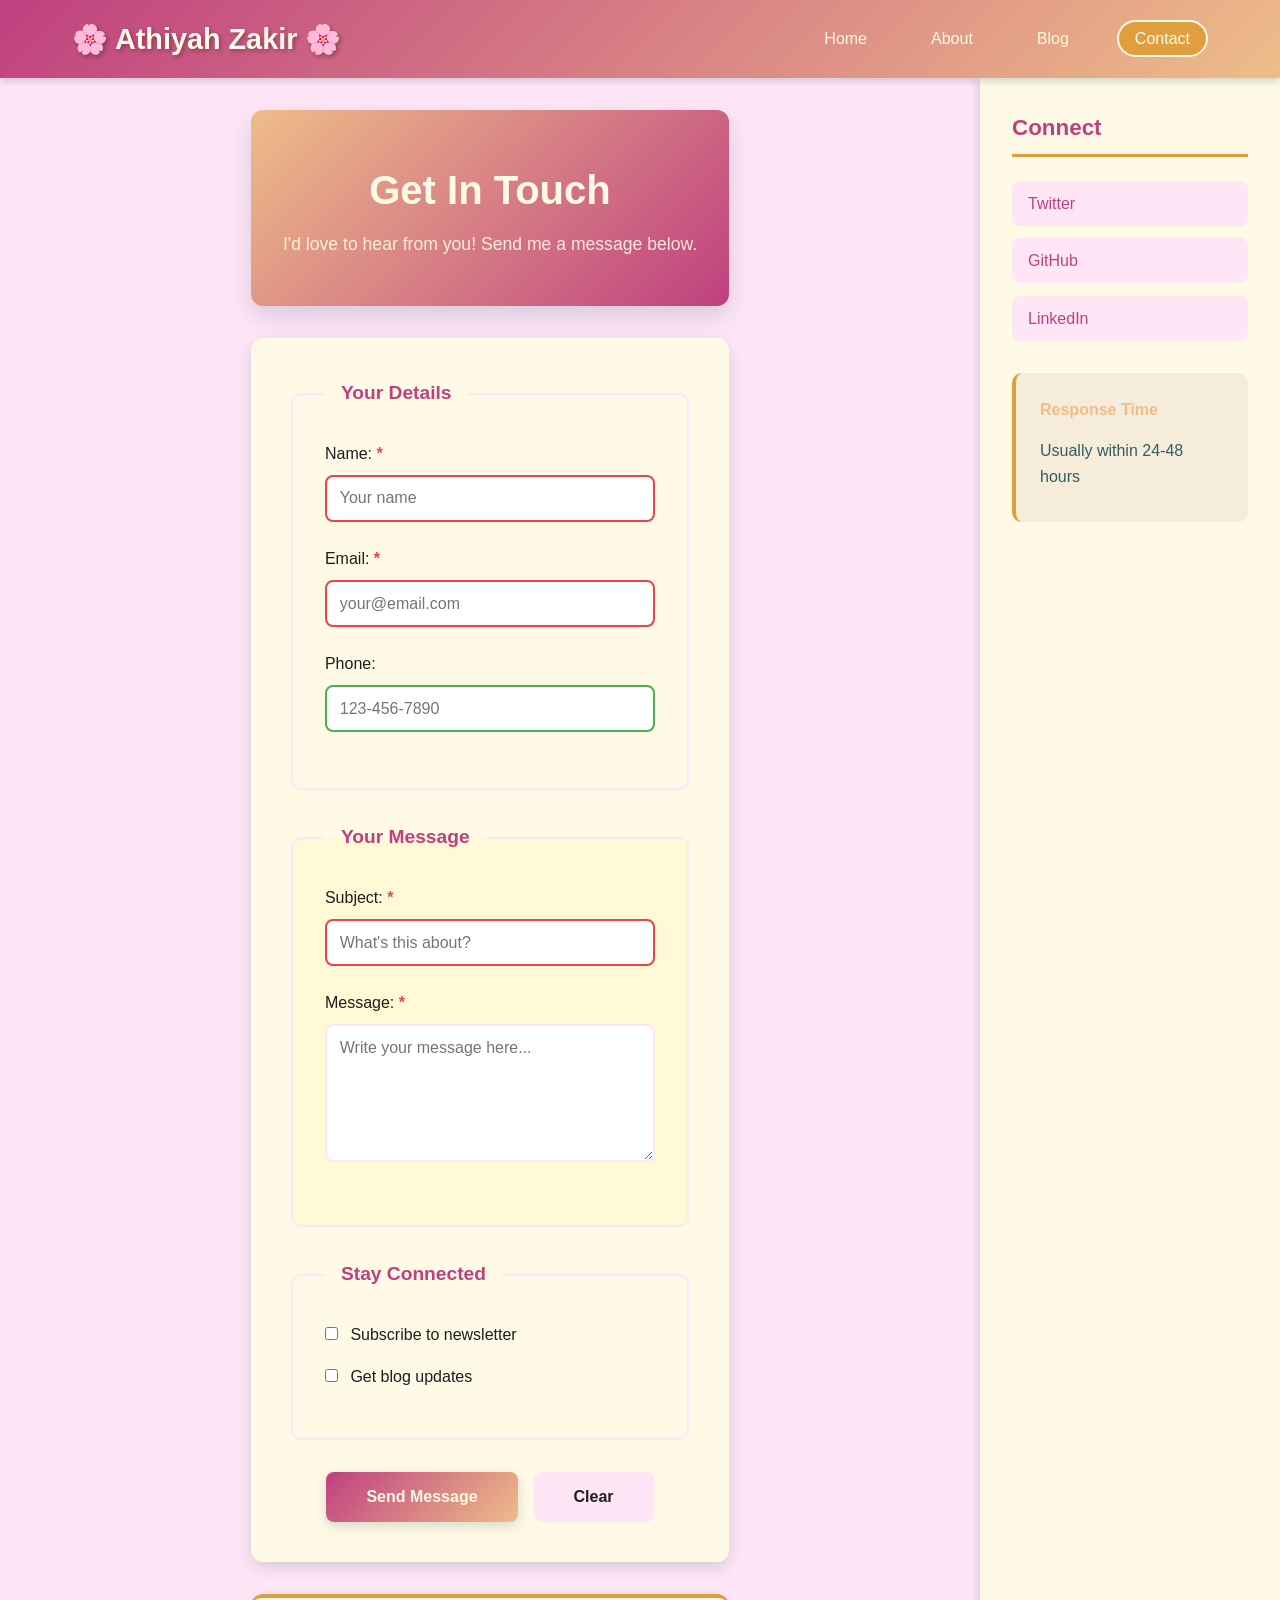
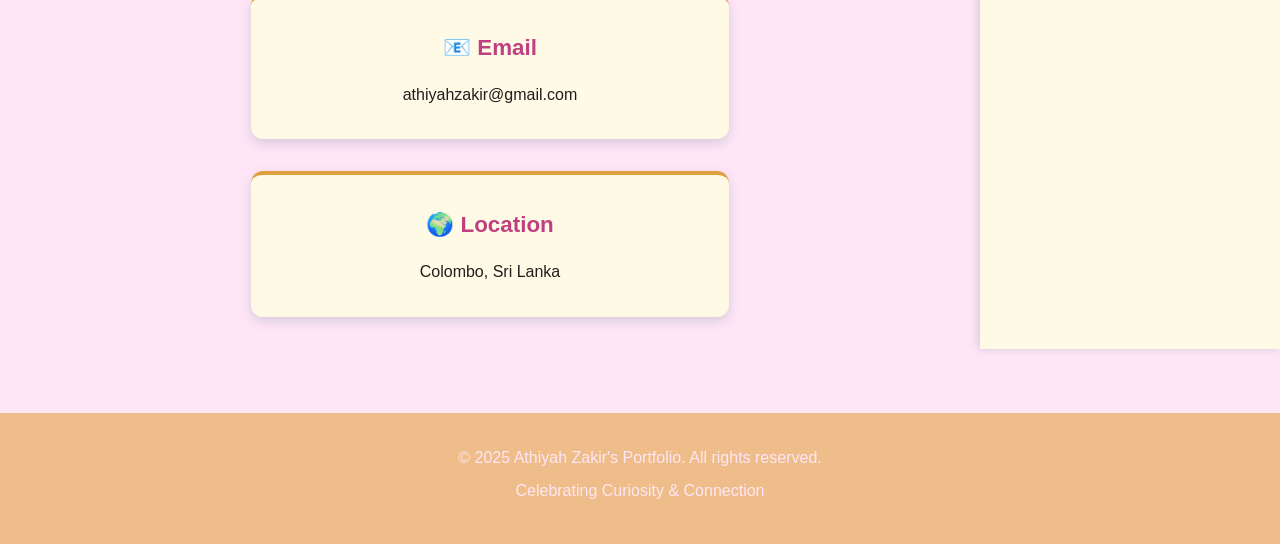
<file: contact.html>
<!DOCTYPE html>
<html lang="en">
<head>
    <meta charset="UTF-8">
    <meta name="viewport" content="width=device-width, initial-scale=1.0">
    <title>Athiyah Zakir's Porfolio | Contact</title>
    <link rel="stylesheet" href="css/styles.css">
</head>
<body>
    <!-- Header Navigation -->
    <header>
        <nav>
            <h1>🌸 Athiyah Zakir 🌸</h1>
            <ul>
                <li><a href="index.html">Home</a></li>
                <li><a href="about.html">About</a></li>
                <li><a href="blog.html">Blog</a></li>
                <li><a href="contact.html" class="active">Contact</a></li>
            </ul>
        </nav>
    </header>

    <!-- Main Content -->
    <main>
        <section class="contact-header">
            <h2>Get In Touch</h2>
            <p>I'd love to hear from you! Send me a message below.</p>
        </section>

        <!-- Contact Form -->
        <section class="form-container">
            <form action="#" method="post">
                <!-- Personal Details -->
                <fieldset>
                    <legend>Your Details</legend>
                    
                    <label for="name">Name: <span>*</span></label>
                    <input type="text" id="name" name="name" required placeholder="Your name">
                    
                    <label for="email">Email: <span>*</span></label>
                    <input type="email" id="email" name="email" required placeholder="your@email.com">
                    
                    <label for="phone">Phone:</label>
                    <input type="tel" id="phone" name="phone" placeholder="123-456-7890">
                </fieldset>

                <!-- Message -->
                <fieldset>
                    <legend>Your Message</legend>
                    
                    <label for="subject">Subject: <span>*</span></label>
                    <input type="text" id="subject" name="subject" required placeholder="What's this about?">
                    
                    <label for="message">Message: <span>*</span></label>
                    <textarea id="message" name="message" rows="6" required placeholder="Write your message here..."></textarea>
                </fieldset>

                <!-- Newsletter -->
                <fieldset>
                    <legend>Stay Connected</legend>
                    
                    <label>
                        <input type="checkbox" name="newsletter" value="yes">
                        Subscribe to newsletter
                    </label>
                    
                    <label>
                        <input type="checkbox" name="updates" value="yes">
                        Get blog updates
                    </label>
                </fieldset>

                <!-- Buttons -->
                <div class="button-group">
                    <button type="submit">Send Message</button>
                    <button type="reset">Clear</button>
                </div>
            </form>
        </section>

        <!-- Contact Info -->
        <section class="contact-info">
            <div class="info-box">
                <h3>📧 Email</h3>
                <p>athiyahzakir@gmail.com</p>
            </div>
            <div class="info-box">
                <h3>🌍 Location</h3>
                <p>Colombo, Sri Lanka</p>
            </div>
        </section>
    </main>

    <!-- Sidebar -->
    <aside>
        <h3>Connect</h3>
        <ul>
            <li><a href="https://twitter.com" target="_blank">Twitter</a></li>
            <li><a href="https://github.com" target="_blank">GitHub</a></li>
            <li><a href="https://linkedin.com" target="_blank">LinkedIn</a></li>
        </ul>
        
        <div class="side-box">
            <h4>Response Time</h4>
            <p>Usually within 24-48 hours</p>
        </div>
    </aside>

    <!-- Footer -->
    <footer>
        <p>&copy; 2025 Athiyah Zakir's Portfolio. All rights reserved.</p>
        <p>Celebrating Curiosity & Connection</p>
    </footer>
</body>
</html>
</file>
<file: css/styles.css>
* {
    margin: 0; /* Remove default margins from all elements */
    padding: 0; /* Remove default padding from all elements */
    box-sizing: border-box; /* Include padding and border in element's total width/height */
}

/* ========== COLOR VARIABLES ========== */
:root { /* CSS variables accessible globally throughout stylesheet */
    --primary-color: #bf4080; /* Main brand color - pink for creativity */
    --secondary-color: #EEBD89; /* Warm beige accent color */
    --accent-color: #E09F3E; /* Golden highlights for important elements */
    --text-dark: #1E1E1E; /* Primary text color - nearly black */
    --text-light: #335C67; /* Secondary text color - teal for less emphasis */
    --bg-light: #ffe6f7; /* Light pink background for body */
    --bg-white: #FFFAE5; /* Cream background for cards and sections */
    --card-shadow: rgba(51, 92, 103, 0.2); /* Semi-transparent shadow for depth */
}

/* ========== BODY & LAYOUT ========== */
body {
    font-family: Verdana, sans-serif; /* REQUIREMENT 1: Font specification - readable across devices */
    line-height: 1.6; /* Spacing between lines for readability */
    color: var(--text-dark); /* Default text color using CSS variable */
    background-color: var(--bg-light); /* REQUIREMENT 2: Background color with variable */
    display: grid; /* CSS Grid for two-dimensional layout */
    grid-template-columns: 1fr; /* Single column for mobile-first approach */
    grid-template-rows: auto 1fr auto; /* Header auto, content flexible, footer auto */
    min-height: 100vh; /* Minimum height of viewport for full-page layouts */
}

/* Grid areas - named template areas for semantic layout */
body {
    grid-template-areas: /* Defines layout structure for mobile */
        "header" /* Header spans full width */
        "content" /* Content spans full width */
        "footer"; /* Footer spans full width */
}

@media (min-width: 768px) { /* REQUIREMENT: Media query for responsive design - tablet/desktop */
    body {
        grid-template-columns: 1fr 300px; /* Two columns: main content and 300px sidebar */
        grid-template-areas: /* Desktop layout with sidebar */
            "header header" /* Header spans both columns */
            "content sidebar" /* Content left, sidebar right */
            "footer footer"; /* Footer spans both columns */
    }
}

header { grid-area: header; } /* Assign header to named grid area */
main { grid-area: content; max-width: 1200px; margin: 0 auto; padding: 2rem; } /* Main content centered with max-width */
aside { grid-area: sidebar; background-color: var(--bg-white); padding: 2rem; box-shadow: -2px 0 8px var(--card-shadow); } /* REQUIREMENT 3: Box shadow on sidebar */
footer { grid-area: footer; } /* Assign footer to named grid area */

/* ========== HEADER & NAVIGATION (All Pages) ========== */
header {
    background: linear-gradient(135deg, var(--primary-color), var(--secondary-color)); /* REQUIREMENT 16: Linear gradient - diagonal from bottom-left to top-right */
    box-shadow: 0 4px 6px var(--card-shadow); /* REQUIREMENT 3: Box shadow for depth */
    position: sticky; /* Stays at top when scrolling */
    top: 0; /* Stick to top of viewport */
    z-index: 1000; /* Ensures header stays above other content */
}

header nav {
    max-width: 1200px; /* Constrain navigation width */
    margin: 0 auto; /* Center navigation horizontally */
    padding: 1rem 2rem; /* Vertical and horizontal padding */
    display: flex; /* Flexbox for horizontal layout */
    justify-content: space-between; /* Space between logo and nav links */
    align-items: center; /* Vertically center items */
}

header h1 {
    color: var(--bg-white); /* Light text color for contrast */
    font-size: 1.8rem; /* Large heading size */
    font-weight: 700; /* REQUIREMENT 4: Bold text effect */
    text-shadow: 2px 2px 4px rgba(0, 0, 0, 0.3); /* REQUIREMENT 3 & 4: Text shadow - horizontal, vertical, blur, semi-transparent color */
}

header nav ul {
    list-style: none; /* Remove bullet points */
    display: flex; /* Flexbox for horizontal menu */
    gap: 2rem; /* Space between navigation items */
}

header nav ul li a {
    color: var(--bg-white); /* Light link color */
    text-decoration: none; /* Remove underline */
    font-weight: 500; /* Medium font weight */
    padding: 0.5rem 1rem; /* Vertical and horizontal padding */
    border-radius: 60px; /* REQUIREMENT 15: Rounded corners - pill shape */
    transition: background-color 0.3s ease, transform 0.2s ease; /* REQUIREMENT 18: Smooth transitions on hover */
}

header nav ul li a:hover { /* REQUIREMENT 7: User action pseudo-class - hover state */
    background-color: rgba(255, 255, 255, 0.2); /* REQUIREMENT 2: Semi-transparent white background */
    transform: translateY(-2px); /* REQUIREMENT 17: Transform - lift link slightly */
}

header nav ul li a.active { /* Active page link styling */
    background-color: var(--accent-color); /* Highlight active page */
    border: 2px solid var(--bg-white); /* REQUIREMENT 14: Border around active link */
}

/* ========== INDEX PAGE STYLES ========== */

/* Hero image section */
.hero-image-section {
    margin-bottom: 3rem; /* Space below section */
    border-radius: 16px; /* REQUIREMENT 15: Rounded corners */
    overflow: hidden; /* Hide overflow from rounded corners */
    box-shadow: 0 8px 20px var(--card-shadow); /* REQUIREMENT 3: Box shadow for depth */
    background-color: var(--bg-white); /* Background color */
    padding: 1rem; /* Internal spacing */
}

.hero-image-section img {
    width: 100%; /* Full width of container */
    height: auto; /* Maintain aspect ratio */
    max-height: 500px; /* Limit height on large screens */
    object-fit: cover; /* Cover container while maintaining aspect ratio */
    border-radius: 12px; /* REQUIREMENT 15: Rounded corners */
    border: 3px solid var(--accent-color); /* REQUIREMENT 14: Border around image */
    display: block; /* Remove inline spacing */
    transition: transform 0.3s ease; /* REQUIREMENT 18: Smooth transform transition */
}

.hero-image-section img:hover { /* REQUIREMENT 7: Hover pseudo-class */
    transform: scale(1.02); /* REQUIREMENT 17: Transform - enlarge image slightly */
}

/* Hero section */
.hero {
    text-align: center; /* Center all text */
    padding: 4rem 2rem; /* Large vertical padding */
    background: linear-gradient(135deg, var(--secondary-color) 0%, var(--primary-color) 100%); /* REQUIREMENT 16: Linear gradient with percentage stops */
    color: var(--bg-white); /* Light text color */
    border-radius: 30px; /* REQUIREMENT 15: Large rounded corners */
    margin-bottom: 3rem; /* Space below hero */
    box-shadow: 0 10px 25px var(--card-shadow); /* REQUIREMENT 3: Shadow for elevation */
}

.hero h2 {
    font-size: 2.5rem; /* Large heading */
    margin-bottom: 1rem; /* Space below heading */
    animation: fadeInDown 1s ease-out; /* REQUIREMENT 19: Animation - fade in from top */
}

.hero p {
    font-size: 1.2rem; /* Larger paragraph text */
    margin-bottom: 2rem; /* Space below paragraph */
    animation: fadeInUp 1s ease-out 0.3s backwards; /* REQUIREMENT 19: Animation with 0.3s delay */
}

/* CTA button */
.cta-button {
    display: inline-block; /* Inline but with block properties */
    padding: 1rem 2rem; /* Button padding */
    background-color: var(--accent-color); /* Golden background */
    color: var(--text-dark); /* Dark text for contrast */
    text-decoration: none; /* Remove underline */
    border-radius: 30px; /* REQUIREMENT 15: Pill-shaped button */
    font-weight: 600; /* Bold text */
    transition: all 0.3s ease; /* REQUIREMENT 18: Transition all properties */
    box-shadow: 0 4px 15px rgba(224, 159, 62, 0.4); /* REQUIREMENT 3: Shadow with semi-transparent color */
}

.cta-button:hover { /* REQUIREMENT 7: Hover pseudo-class */
    background-color: var(--primary-color); /* Change to primary color */
    color: var(--bg-white); /* Light text color */
    box-shadow: 0 6px 20px rgba(158, 42, 43, 0.5); /* REQUIREMENT 2 & 3: Semi-transparent shadow */
    animation: pulse 1s infinite; /* REQUIREMENT 19: Infinite pulse animation */
}

/* Featured section */
.featured {
    display: grid; /* CSS Grid for card layout */
    grid-template-columns: repeat(auto-fit, minmax(280px, 1fr)); /* Responsive columns - minimum 280px */
    gap: 2rem; /* Space between cards */
    margin-bottom: 3rem; /* Space below section */
}

.featured h2 {
    grid-column: 1 / -1; /* Span all columns */
    font-size: 2rem; /* Large heading */
    color: var(--secondary-color); /* Secondary brand color */
    margin-bottom: 1rem; /* Space below heading */
}

.featured h2::before { content: "⭐ "; color: var(--accent-color); } /* REQUIREMENT 6: Pseudo-element with generated content - star before */
.featured h2::after { content: " ⭐"; color: var(--accent-color); } /* REQUIREMENT 6: Pseudo-element with generated content - star after */

.feature-card {
    background-color: var(--bg-white); /* Card background */
    padding: 2rem; /* Internal spacing */
    border-radius: 12px; /* REQUIREMENT 15: Rounded corners */
    box-shadow: 0 4px 12px var(--card-shadow); /* REQUIREMENT 3: Shadow for depth */
    transition: transform 0.3s ease, box-shadow 0.3s ease; /* REQUIREMENT 18: Smooth transitions */
}

.feature-card:hover { /* REQUIREMENT 7: Hover pseudo-class */
    transform: translateY(-8px); /* REQUIREMENT 17: Transform - lift card */
    box-shadow: 0 8px 24px rgba(0, 0, 0, 0.15); /* Larger shadow on hover */
}

.feature-card > h3 { /* REQUIREMENT 8: Child combinator - selects only direct h3 children */
    color: var(--primary-color); /* Primary brand color */
    margin-bottom: 1rem; /* Space below heading */
    font-size: 1.3rem; /* Medium heading size */
}

/* ========== ABOUT & BLOG PAGE STYLES ========== */

/* Page header */
.page-header {
    text-align: center; /* Center text */
    padding: 3rem 2rem; /* Generous padding */
    background: linear-gradient(135deg, var(--secondary-color) 0%, var(--primary-color) 100%); /* REQUIREMENT 16: Linear gradient */
    color: var(--bg-white); /* Light text */
    border-radius: 12px; /* REQUIREMENT 15: Rounded corners */
    margin-bottom: 2rem; /* Space below */
    box-shadow: 0 10px 25px var(--card-shadow); /* REQUIREMENT 3: Shadow */
}

.page-header h1,
.page-header h2 {
    font-size: 2.5rem; /* Large heading */
    margin-bottom: 0.5rem; /* Space below */
    color: var(--bg-white); /* Light color */
}

.page-header p {
    font-size: 1.1rem; /* Slightly larger text */
    opacity: 0.9; /* REQUIREMENT 2: Semi-transparent effect */
}

/* Table of contents - About page */
.toc-section {
    background-color: var(--bg-white); /* Background color */
    padding: 2rem; /* Internal spacing */
    border-radius: 10px; /* REQUIREMENT 15: Rounded corners */
    margin-bottom: 2rem; /* Space below */
    border-left: 5px solid var(--accent-color); /* REQUIREMENT 14: Left border accent */
    box-shadow: 0 4px 12px var(--card-shadow); /* REQUIREMENT 3: Shadow */
}

.toc-title {
    color: var(--primary-color); /* Primary color */
    font-weight: 600; /* Bold text */
    margin-bottom: 1rem; /* Space below */
    font-size: 1.3rem; /* Medium heading */
}

.toc-menu {
    list-style: none; /* Remove bullets */
    padding: 0; /* Remove padding */
}

.toc-menu li {
    margin-bottom: 0.8rem; /* Space between items */
}

.toc-menu a {
    color: var(--secondary-color); /* Secondary color */
    text-decoration: none; /* Remove underline */
    padding: 0.5rem 0; /* Vertical padding */
    display: block; /* Full width clickable */
    transition: color 0.3s ease, padding-left 0.3s ease; /* REQUIREMENT 18: Transitions */
    font-weight: 500; /* Medium weight */
}

.toc-menu a:hover { /* REQUIREMENT 7: Hover pseudo-class */
    color: var(--accent-color); /* Accent color on hover */
    padding-left: 1rem; /* REQUIREMENT 17: Transform - indent on hover */
}

/* Content sections - About page */
.content-section {
    background-color: var(--bg-white); /* Background color */
    padding: 2.5rem; /* Internal spacing */
    margin-bottom: 2rem; /* Space below */
    border-radius: 12px; /* REQUIREMENT 15: Rounded corners */
    box-shadow: 0 4px 12px var(--card-shadow); /* REQUIREMENT 3: Shadow */
    scroll-margin-top: 100px; /* Offset for sticky header when jumping to anchor */
}

.content-section h2 {
    color: var(--secondary-color); /* Secondary color */
    border-left: 4px solid var(--accent-color); /* REQUIREMENT 14: Left border */
    padding-left: 1rem; /* Space from border */
    margin-bottom: 1.5rem; /* Space below */
    font-size: 1.8rem; /* Large heading */
}

.content-section h3 {
    color: var(--primary-color); /* Primary color */
    margin-top: 1.5rem; /* Space above */
    margin-bottom: 1rem; /* Space below */
    font-size: 1.3rem; /* Medium heading */
}

.content-section p {
    margin-bottom: 1rem; /* Space below paragraphs */
    line-height: 1.8; /* Line height for readability */
    color: var(--text-dark); /* Dark text */
}

.content-section p strong {
    color: var(--primary-color); /* Primary color for emphasis */
    font-weight: 600; /* Bold text */
}

/* Section links */
.section-link {
    margin-top: 1.5rem; /* Space above */
    padding-top: 1rem; /* Space above */
    border-top: 1px solid var(--bg-light); /* REQUIREMENT 14: Top border separator */
}

.section-link a { /* REQUIREMENT 13: Relational/descendant selector */
    color: var(--accent-color); /* Accent color */
    text-decoration: none; /* Remove underline */
    font-weight: 600; /* Bold text */
    transition: color 0.3s ease; /* REQUIREMENT 18: Transition */
}

.section-link a:hover { /* REQUIREMENT 7: Hover pseudo-class */
    color: var(--primary-color); /* Primary color on hover */
}

/* Image container */
.img-container {
    text-align: center; /* Center content */
    margin: 2rem 0; /* Vertical margin */
    padding: 1rem; /* Internal spacing */
    background-color: var(--bg-light); /* Background color */
    border-radius: 10px; /* REQUIREMENT 15: Rounded corners */
}

.img-container img {
    max-width: 100%; /* Responsive - never exceed container */
    height: auto; /* Maintain aspect ratio */
    border: 3px solid var(--accent-color); /* REQUIREMENT 14: Border */
    border-radius: 8px; /* REQUIREMENT 15: Rounded corners */
    box-shadow: 0 6px 16px var(--card-shadow); /* REQUIREMENT 3: Shadow */
    transition: transform 0.3s ease; /* REQUIREMENT 18: Transition */
}

.img-container img:hover { /* REQUIREMENT 7: Hover pseudo-class */
    transform: scale(1.02); /* REQUIREMENT 17: Transform - enlarge */
}

.img-caption {
    font-style: italic; /* Italic text */
    color: var(--text-light); /* Light text color */
    margin-top: 1rem; /* Space above */
    font-size: 0.95rem; /* Slightly smaller text */
    line-height: 1.6; /* Line height */
}

/* Case studies - About page */
.case-study {
    background-color: var(--bg-light); /* Light background */
    padding: 1.5rem; /* Internal spacing */
    margin-bottom: 1.5rem; /* Space below */
    border-radius: 8px; /* REQUIREMENT 15: Rounded corners */
    border-left: 4px solid var(--primary-color); /* REQUIREMENT 14: Left border */
    transition: transform 0.3s ease, box-shadow 0.3s ease; /* REQUIREMENT 18: Transitions */
}

.case-study:hover { /* REQUIREMENT 7: Hover pseudo-class */
    transform: translateX(5px); /* REQUIREMENT 17: Transform - shift right */
    box-shadow: 0 4px 12px var(--card-shadow); /* REQUIREMENT 3: Shadow appears on hover */
}

.case-study h3 {
    color: var(--primary-color); /* Primary color */
    margin-top: 0; /* Remove top margin */
    font-size: 1.2rem; /* Medium heading */
}

.case-study p {
    margin-bottom: 0; /* Remove bottom margin */
}

/* Resource list - About page */
.resource-list {
    list-style: none; /* Remove default bullets */
    padding: 0; /* Remove padding */
}

.resource-list li {
    margin-bottom: 1rem; /* Space between items */
    padding-left: 1.5rem; /* Space for custom bullet */
    position: relative; /* For absolute positioning of pseudo-element */
}

.resource-list li::before { /* REQUIREMENT 6: Pseudo-element with generated content */
    content: "→"; /* Arrow character */
    position: absolute; /* Position relative to li */
    left: 0; /* Align to left */
    color: var(--accent-color); /* Accent color */
    font-weight: bold; /* Bold arrow */
}

.resource-list a { /* REQUIREMENT 13: Relational selector */
    color: var(--secondary-color); /* Secondary color */
    text-decoration: none; /* Remove underline */
    transition: color 0.3s ease; /* REQUIREMENT 18: Transition */
    font-weight: 500; /* Medium weight */
}

.resource-list a:hover { /* REQUIREMENT 7: Hover pseudo-class */
    color: var(--accent-color); /* Accent color on hover */
    text-decoration: underline; /* Add underline on hover */
}

.resource-list a[target="_blank"]::after { /* REQUIREMENT 5 & 6: Attribute selector with pseudo-element */
    content: " ↗"; /* External link icon */
    font-size: 0.8em; /* Smaller size */
    color: var(--accent-color); /* Accent color */
}

/* Blog intro text - Blog page */
.blog-intro-text {
    background-color: var(--bg-white); /* Background color */
    padding: 2.5rem; /* Internal spacing */
    margin-bottom: 2rem; /* Space below */
    border-radius: 12px; /* REQUIREMENT 15: Rounded corners */
    box-shadow: 0 4px 12px var(--card-shadow); /* REQUIREMENT 3: Shadow */
}

.blog-intro-text h2 {
    color: var(--secondary-color); /* Secondary color */
    font-size: 2rem; /* Large heading */
    margin-bottom: 1.5rem; /* Space below */
    text-align: center; /* Center text */
}

.blog-intro-text p {
    font-size: 1.1rem; /* Slightly larger text */
    line-height: 1.9; /* Generous line height */
    color: var(--text-dark); /* Dark text */
    margin-bottom: 1.2rem; /* Space below */
}

/* Blog cards section */
.blog-cards-section {
    margin-bottom: 3rem; /* Space below section */
}

.section-title {
    font-size: 2rem; /* Large heading */
    color: var(--secondary-color); /* Secondary color */
    text-align: center; /* Center text */
    margin-bottom: 2rem; /* Space below */
    padding-bottom: 1rem; /* Space above border */
    border-bottom: 3px solid var(--accent-color); /* REQUIREMENT 14: Bottom border */
}

.cards-container {
    display: grid; /* CSS Grid layout */
    grid-template-columns: repeat(auto-fit, minmax(280px, 1fr)); /* Responsive columns */
    gap: 2rem; /* Space between cards */
    padding: 1rem 0; /* Vertical padding */
}

.card {
    background: var(--bg-white); /* Card background */
    padding: 1.8rem; /* Internal spacing */
    border-radius: 12px; /* REQUIREMENT 15: Rounded corners */
    box-shadow: 0 4px 10px var(--card-shadow); /* REQUIREMENT 3: Shadow */
    transition: transform 0.3s ease, box-shadow 0.3s ease; /* REQUIREMENT 18: Transitions */
    text-align: left; /* Left-align text */
    border-left: 4px solid var(--primary-color); /* REQUIREMENT 14: Left border accent */
    display: flex; /* Flexbox for internal layout */
    flex-direction: column; /* Stack children vertically */
}

.card img {
    width: 100%; /* Full width */
    height: 200px; /* Fixed height */
    object-fit: cover; /* Cover area while maintaining aspect ratio */
    border-radius: 8px; /* REQUIREMENT 15: Rounded corners */
    margin-bottom: 1.2rem; /* Space below */
    border: 2px solid var(--accent-color); /* REQUIREMENT 14: Border */
}

.card h3 {
    font-size: 1.4rem; /* Medium-large heading */
    margin: 0 0 1rem 0; /* Space below only */
    color: var(--secondary-color); /* Secondary color */
    font-weight: 600; /* Bold text */
}

.card p {
    font-size: 1rem; /* Normal text size */
    line-height: 1.7; /* Line height for readability */
    color: var(--text-dark); /* Dark text */
    margin-bottom: 1.5rem; /* Space below */
    flex-grow: 1; /* Grow to fill available space - pushes button to bottom */
}

.card:hover { /* REQUIREMENT 7: Hover pseudo-class */
    transform: translateY(-8px); /* REQUIREMENT 17: Transform - lift card */
    box-shadow: 0 8px 20px rgba(0, 0, 0, 0.15); /* Larger shadow */
    border-left-color: var(--accent-color); /* Change border color */
}

.card a { /* REQUIREMENT 13: Relational selector */
    display: inline-block; /* Inline with block properties */
    padding: 0.8rem 1.5rem; /* Button padding */
    background: linear-gradient(135deg, var(--primary-color), var(--secondary-color)); /* REQUIREMENT 16: Linear gradient */
    color: white; /* White text */
    text-decoration: none; /* Remove underline */
    border-radius: 8px; /* REQUIREMENT 15: Rounded corners */
    transition: all 0.3s ease; /* REQUIREMENT 18: Transition all properties */
    font-weight: 600; /* Bold text */
    text-align: center; /* Center text */
    align-self: flex-start; /* Align to start of flex container */
}

.card a:hover { /* REQUIREMENT 7: Hover pseudo-class */
    background: linear-gradient(135deg, var(--secondary-color), var(--primary-color)); /* REQUIREMENT 16: Reversed gradient */
    transform: translateX(5px); /* REQUIREMENT 17: Transform - shift right */
    box-shadow: 0 4px 12px rgba(0, 0, 0, 0.2); /* REQUIREMENT 3: Shadow */
}

/* Blog content section */
.blog-content-section {
    background-color: var(--bg-white); /* Background color */
    padding: 2.5rem; /* Internal spacing */
    margin-bottom: 2rem; /* Space below */
    border-radius: 12px; /* REQUIREMENT 15: Rounded corners */
    box-shadow: 0 4px 12px var(--card-shadow); /* REQUIREMENT 3: Shadow */
    border-left: 5px solid var(--accent-color); /* REQUIREMENT 14: Left border */
}

.blog-content-section h2 {
    color: var(--secondary-color); /* Secondary color */
    font-size: 1.8rem; /* Large heading */
    margin-bottom: 1.5rem; /* Space below */
}

.blog-content-section p {
    font-size: 1.1rem; /* Slightly larger text */
    line-height: 1.9; /* Generous line height */
    color: var(--text-dark); /* Dark text */
    margin-bottom: 1.2rem; /* Space below */
}

.blog-content-section p strong {
    color: var(--primary-color); /* Primary color for emphasis */
    font-size: 1.15rem; /* Slightly larger */
}

/* ========== CONTACT PAGE STYLES ========== */

/* Contact header */
.contact-header {
    text-align: center; /* Center text */
    padding: 3rem 2rem; /* Generous padding */
    background: linear-gradient(135deg, var(--secondary-color), var(--primary-color)); /* REQUIREMENT 16: Linear gradient */
    color: var(--bg-white); /* Light text */
    border-radius: 12px; /* REQUIREMENT 15: Rounded corners */
    margin-bottom: 2rem; /* Space below */
    box-shadow: 0 10px 25px var(--card-shadow); /* REQUIREMENT 3: Shadow */
}

.contact-header h2 {
    font-size: 2.5rem; /* Large heading */
    margin-bottom: 0.5rem; /* Space below */
}

.contact-header p {
    font-size: 1.1rem; /* Slightly larger text */
    opacity: 0.9; /* REQUIREMENT 2: Semi-transparent */
}

/* Form container */
.form-container {
    background-color: var(--bg-white); /* Background color */
    padding: 2.5rem; /* Internal spacing */
    border-radius: 12px; /* REQUIREMENT 15: Rounded corners */
    box-shadow: 0 6px 16px var(--card-shadow); /* REQUIREMENT 3: Shadow */
    margin-bottom: 2rem; /* Space below */
}

/* Fieldsets */
fieldset {
    border: 2px solid var(--bg-light); /* REQUIREMENT 14: Border */
    border-radius: 10px; /* REQUIREMENT 15: Rounded corners */
    padding: 2rem; /* Internal spacing */
    margin-bottom: 2rem; /* Space below */
}

fieldset:nth-child(even) { /* REQUIREMENT 9 & 11: Structural/Nth pseudo-class - targets even fieldsets */
    background-color: rgba(255, 243, 176, 0.3); /* REQUIREMENT 2: Semi-transparent background */
}

legend {
    color: var(--primary-color); /* Primary color */
    font-weight: 600; /* Bold text */
    font-size: 1.2rem; /* Medium-large size */
    padding: 0 1rem; /* Horizontal padding */
}

/* Form inputs */
label {
    display: block; /* Full width */
    margin-bottom: 0.5rem; /* Space below */
    color: var(--text-dark); /* Dark text */
    font-weight: 500; /* Medium weight */
}

label span {
    color: #ef4444; /* Red color for required indicator */
    font-weight: bold; /* Bold asterisk */
}

input[type="text"], /* REQUIREMENT 5: Attribute selector - targets specific input types */
input[type="email"], /* REQUIREMENT 5: Attribute selector */
input[type="tel"], /* REQUIREMENT 5: Attribute selector */
textarea {
    width: 100%; /* Full width */
    padding: 0.8rem; /* Internal spacing */
    margin-bottom: 1.5rem; /* Space below */
    border: 2px solid var(--bg-light); /* REQUIREMENT 14: Border */
    border-radius: 8px; /* REQUIREMENT 15: Rounded corners */
    font-family: Verdana, sans-serif; /* Match body font */
    font-size: 1rem; /* Normal text size */
    transition: border-color 0.3s ease, box-shadow 0.3s ease; /* REQUIREMENT 18: Transitions */
}

input:focus, /* REQUIREMENT 7: Focus pseudo-class - accessibility */
textarea:focus { /* REQUIREMENT 7: Focus pseudo-class */
    outline: none; /* Remove default outline */
    border-color: var(--primary-color); /* Primary color border */
    box-shadow: 0 0 0 3px rgba(158, 42, 43, 0.1); /* REQUIREMENT 2 & 3: Semi-transparent shadow */
}

input:valid { /* REQUIREMENT 12: Validity pseudo-class - green for valid input */
    border-color: #4CAF50; /* Green border */
}

input:invalid { /* REQUIREMENT 12: Validity pseudo-class - red for invalid input */
    border-color: #ef4444; /* Red border */
}

textarea {
    resize: vertical; /* Allow vertical resizing only, not horizontal */
    min-height: 120px; /* Minimum height for textarea */
}

input[type="checkbox"] { /* REQUIREMENT 5: Attribute selector for checkboxes */
    margin-right: 0.5rem; /* Space to the right */
    margin-bottom: 1rem; /* Space below */
    cursor: pointer; /* Show pointer cursor on hover */
}

/* Buttons */
.button-group {
    display: flex; /* Flexbox for button layout */
    gap: 1rem; /* Space between buttons */
    justify-content: center; /* Center buttons horizontally */
    margin-top: 2rem; /* Space above */
}

button {
    padding: 1rem 2.5rem; /* Button padding */
    border: none; /* Remove default border */
    border-radius: 8px; /* REQUIREMENT 15: Rounded corners */
    font-family: Verdana, sans-serif; /* Match body font */
    font-size: 1rem; /* Normal text size */
    font-weight: 600; /* Bold text */
    cursor: pointer; /* Show pointer cursor */
    transition: all 0.3s ease; /* REQUIREMENT 18: Transition all properties */
}

button[type="submit"] { /* REQUIREMENT 5: Attribute selector for submit button */
    background: linear-gradient(135deg, var(--primary-color), var(--secondary-color)); /* REQUIREMENT 16: Linear gradient */
    color: var(--bg-white); /* Light text color */
    box-shadow: 0 4px 12px var(--card-shadow); /* REQUIREMENT 3: Shadow */
}

button[type="submit"]:hover { /* REQUIREMENT 7: Hover pseudo-class */
    transform: translateY(-3px); /* REQUIREMENT 17: Transform - lift button */
    box-shadow: 0 6px 20px rgba(158, 42, 43, 0.4); /* REQUIREMENT 2 & 3: Larger semi-transparent shadow */
}

button[type="reset"] { /* REQUIREMENT 5: Attribute selector for reset button */
    background-color: var(--bg-light); /* Light background */
    color: var(--text-dark); /* Dark text */
}

button[type="reset"]:hover { /* REQUIREMENT 7: Hover pseudo-class */
    background-color: #e6d89c; /* Darker shade on hover */
}

/* Contact info boxes */
.contact-info {
    display: grid; /* CSS Grid layout */
    grid-template-columns: repeat(auto-fit, minmax(250px, 1fr)); /* Responsive columns */
    gap: 2rem; /* Space between boxes */
    margin-top: 2rem; /* Space above */
}

.info-box {
    background-color: var(--bg-white); /* Background color */
    padding: 2rem; /* Internal spacing */
    border-radius: 12px; /* REQUIREMENT 15: Rounded corners */
    text-align: center; /* Center text */
    box-shadow: 0 4px 12px var(--card-shadow); /* REQUIREMENT 3: Shadow */
    border-top: 4px solid var(--accent-color); /* REQUIREMENT 14: Top border accent */
    transition: transform 0.3s ease, box-shadow 0.3s ease; /* REQUIREMENT 18: Transitions */
}

.info-box:hover { /* REQUIREMENT 7: Hover pseudo-class */
    transform: translateY(-5px); /* REQUIREMENT 17: Transform - lift box */
    box-shadow: 0 8px 20px rgba(0, 0, 0, 0.15); /* Larger shadow on hover */
}

.info-box h3 {
    color: var(--primary-color); /* Primary color */
    margin-bottom: 1rem; /* Space below */
    font-size: 1.4rem; /* Medium-large heading */
}

.info-box p {
    color: var(--text-dark); /* Dark text */
    font-weight: 500; /* Medium weight */
}

/* ========== SIDEBAR (All Pages) ========== */
aside h3 {
    color: var(--primary-color); /* Primary color */
    margin-bottom: 1.5rem; /* Space below */
    font-size: 1.4rem; /* Medium-large heading */
    border-bottom: 3px solid var(--accent-color); /* REQUIREMENT 14: Bottom border */
    padding-bottom: 0.5rem; /* Space above border */
}

aside ul {
    list-style: none; /* Remove bullets */
    margin-bottom: 2rem; /* Space below */
}

aside ul li {
    margin-bottom: 0.8rem; /* Space between items */
}

.social-links {
    list-style: none; /* Remove bullets */
    margin-bottom: 2rem; /* Space below */
}

.social-links li {
    margin-bottom: 0.8rem; /* Space between items */
}

.social-links a[target="_blank"], /* REQUIREMENT 5: Attribute selector for external links */
aside a { /* REQUIREMENT 13: Relational selector */
    color: var(--primary-color); /* Primary color */
    text-decoration: none; /* Remove underline */
    display: block; /* Full width clickable */
    padding: 0.6rem 1rem; /* Vertical and horizontal padding */
    background-color: var(--bg-light); /* Light background */
    border-radius: 8px; /* REQUIREMENT 15: Rounded corners */
    transition: all 0.3s ease; /* REQUIREMENT 18: Transition all properties */
    font-weight: 500; /* Medium weight */
}

.social-links a[target="_blank"]:hover, /* REQUIREMENT 7: Hover pseudo-class */
aside a:hover { /* REQUIREMENT 7: Hover pseudo-class */
    background-color: var(--primary-color); /* Primary color background */
    color: var(--bg-white); /* Light text */
    padding-left: 1.5rem; /* REQUIREMENT 17: Transform-like effect with padding shift */
}

.widget,
.side-box {
    background-color: #f5ecd9; /* Warm beige background */
    padding: 1.5rem; /* Internal spacing */
    border-radius: 10px; /* REQUIREMENT 15: Rounded corners */
    margin-top: 2rem; /* Space above */
    border-left: 4px solid var(--accent-color); /* REQUIREMENT 14: Left border accent */
}

.widget h4,
.side-box h4 {
    color: var(--secondary-color); /* Secondary color */
    margin-bottom: 1rem; /* Space below */
}

.widget p,
.side-box p {
    margin-bottom: 0.5rem; /* Space below */
    color: var(--text-light); /* Light text color */
}

.widget a { /* REQUIREMENT 13: Relational selector */
    color: var(--secondary-color); /* Secondary color */
    text-decoration: none; /* Remove underline */
    transition: color 0.3s ease; /* REQUIREMENT 18: Transition */
    padding: 0; /* Remove padding for inline links */
    background: none; /* Remove background for inline links */
}

.widget a:hover { /* REQUIREMENT 7: Hover pseudo-class */
    color: var(--accent-color); /* Accent color on hover */
    text-decoration: underline; /* Add underline on hover */
    padding-left: 0; /* No padding shift for inline links */
    background: none; /* Keep background transparent */
}

/* ========== FOOTER (All Pages) ========== */
footer {
    background-color: var(--secondary-color); /* Secondary color background */
    color: var(--bg-light); /* Light text */
    text-align: center; /* Center text */
    padding: 2rem; /* Internal spacing */
    margin-top: 4rem; /* Large space above */
}

footer p {
    margin-bottom: 0.5rem; /* Space between paragraphs */
}

/* ========== ANIMATIONS ========== */
@keyframes fadeInDown { /* REQUIREMENT 19: Keyframe animation - fade in from top */
    from { opacity: 0; transform: translateY(-30px); } /* Start invisible and above */
    to { opacity: 1; transform: translateY(0); } /* End fully visible in place */
}

@keyframes fadeInUp { /* REQUIREMENT 19: Keyframe animation - fade in from bottom */
    from { opacity: 0; transform: translateY(30px); } /* Start invisible and below */
    to { opacity: 1; transform: translateY(0); } /* End fully visible in place */
}

@keyframes pulse { /* REQUIREMENT 19: Keyframe animation - pulsing effect */
    0%, 100% { transform: scale(1); } /* Normal size at start and end */
    50% { transform: scale(1.05); } /* 5% larger at midpoint */
}

/* ========== RESPONSIVE DESIGN ========== */

/* Tablet */
@media (max-width: 768px) { /* Media query for tablet and smaller screens */
    header nav {
        flex-direction: column; /* Stack logo and nav vertically */
        gap: 1rem; /* Space between elements */
    }

    header nav ul {
        flex-direction: column; /* Stack nav links vertically */
        gap: 0.5rem; /* Smaller gap between links */
        width: 100%; /* Full width */
    }

    header nav ul li {
        text-align: center; /* Center nav links */
    }

    main {
        padding: 1rem; /* Reduced padding on smaller screens */
    }

    aside {
        padding: 1.5rem; /* Reduced padding on smaller screens */
    }

    .hero h2,
    .page-header h1,
    .page-header h2,
    .contact-header h2 {
        font-size: 2rem; /* Smaller heading size */
    }

    .hero-image-section {
        padding: 0.8rem; /* Reduced padding */
    }

    .hero-image-section img {
        max-height: 350px; /* Smaller max height */
    }

    .content-section,
    .form-container,
    .blog-intro-text,
    .blog-content-section {
        padding: 1.5rem; /* Reduced padding */
    }

    .cards-container {
        grid-template-columns: 1fr; /* Single column layout */
        gap: 1.5rem; /* Smaller gap */
    }

    .button-group {
        flex-direction: column; /* Stack buttons vertically */
    }

    button {
        width: 100%; /* Full width buttons */
    }
}

/* Mobile */
@media (max-width: 480px) { /* Media query for mobile screens */
    header h1 {
        font-size: 1.4rem; /* Smaller header text */
    }

    .hero,
    .page-header,
    .contact-header {
        padding: 2rem 1rem; /* Reduced padding */
    }

    .hero h2,
    .page-header h1,
    .page-header h2,
    .contact-header h2 {
        font-size: 1.6rem; /* Even smaller heading */
    }

    .hero p,
    .page-header p,
    .contact-header p {
        font-size: 1rem; /* Smaller paragraph text */
    }

    .hero-image-section {
        padding: 0.5rem; /* Minimal padding */
    }

    .hero-image-section img {
        max-height: 250px; /* Smaller max height */
    }

    .content-section,
    .form-container,
    .case-study,
    .card {
        padding: 1rem; /* Minimal padding */
    }

    .card img {
        height: 180px; /* Smaller card image height */
    }

    .card a {
        width: 100%; /* Full width button */
        text-align: center; /* Center button text */
    }

    fieldset {
        padding: 1rem; /* Reduced fieldset padding */
    }

    .contact-info {
        grid-template-columns: 1fr; /* Single column layout */
    }
}

/* ========== ACCESSIBILITY ========== */
html {
    scroll-behavior: smooth; /* Smooth scrolling for anchor links */
}

a:focus, /* REQUIREMENT 7: Focus pseudo-class for keyboard navigation */
button:focus, /* REQUIREMENT 7: Focus pseudo-class */
input:focus, /* REQUIREMENT 7: Focus pseudo-class */
textarea:focus { /* REQUIREMENT 7: Focus pseudo-class */
    outline: 2px solid var(--accent-color); /* Visible focus outline for accessibility */
    outline-offset: 2px; /* Space between element and outline */
}

/* ========== SPECIFICITY NOTES ========== */
/* REQUIREMENT 20: Specificity consideration throughout stylesheet */
/* Specificity calculation examples:
   - body = 1 (element)
   - .hero = 10 (class)
   - .hero h2 = 11 (class + element)
   - .featured h2::before = 21 (class + element + pseudo-element)
   - input[type="text"] = 11 (element + attribute)
   - #id = 100 (ID - not used in this project for flexibility)
   Strategy: Used classes for reusability, avoided IDs, used variables for maintainability */
</file>
